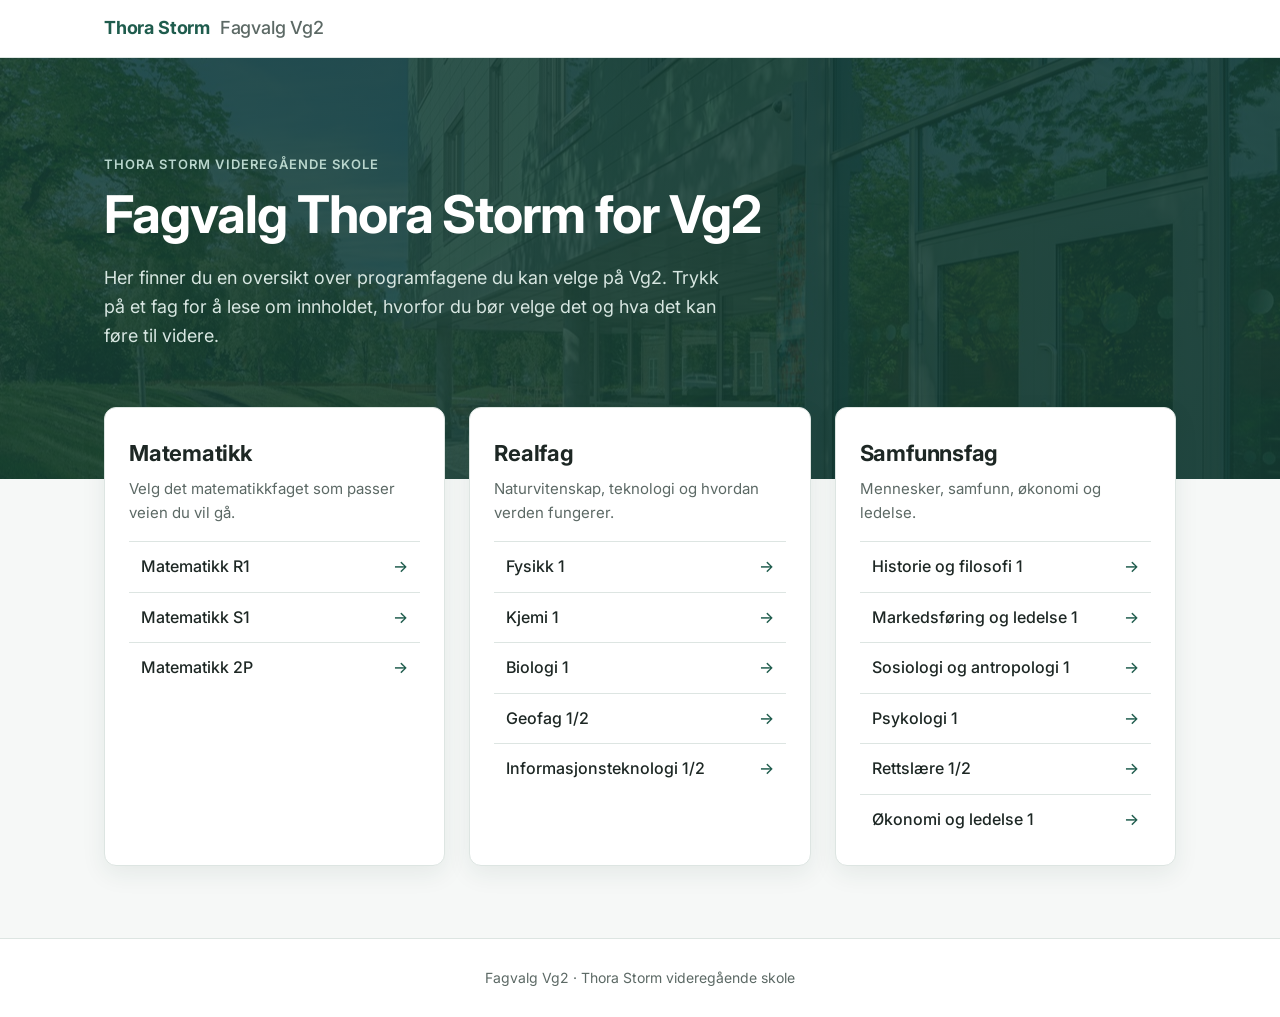
<file: index.html>
<!DOCTYPE html>
<html lang = "no">
<head>
    <meta charset = "UTF-8">
    <meta name = "viewport" content = "width=device-width, initial-scale=1.0">
    <title>Fagvalg Thora Storm for Vg2</title>
    <link rel = "preconnect" href = "https://fonts.googleapis.com">
    <link rel = "preconnect" href = "https://fonts.gstatic.com" crossorigin>
    <link rel = "stylesheet" href = "https://fonts.googleapis.com/css2?family=Inter:wght@400;500;600;700&display=swap">
    <link rel = "stylesheet" href = "media/hoved-stylesheet.css">
</head>
<body>
    <header class = "topplinje">
        <div class = "topplinje-innhold">
            <a href = "index.html" class = "logo">Thora Storm <span>Fagvalg Vg2</span></a>
        </div>
    </header>

    <section class = "hero">
        <div class = "hero-innhold">
            <p class = "kategori">Thora Storm videregående skole</p>
            <h1>Fagvalg Thora Storm for Vg2</h1>
            <p class = "ingress">Her finner du en oversikt over programfagene du kan velge på Vg2. Trykk på et fag for å lese om innholdet, hvorfor du bør velge det og hva det kan føre til videre.</p>
        </div>
    </section>

    <main id = "main-wrapper">
        <div id = "nav-container">
            <nav id = "matematikk-navigator" class = "fag-kort">
                <h2 class = "h2-title">Matematikk</h2>
                <p class = "fag-kort-tekst">Velg det matematikkfaget som passer veien du vil gå.</p>
                <a href = "matematikk/matematikkr1.html" class = "fag-lenke">Matematikk R1</a>
                <a href = "matematikk/matematikks1.html" class = "fag-lenke">Matematikk S1</a>
                <a href = "matematikk/matematikk2p.html" class = "fag-lenke">Matematikk 2P</a>
            </nav>
            <nav id = "realfag-navigator" class = "fag-kort">
                <h2 class = "h2-title">Realfag</h2>
                <p class = "fag-kort-tekst">Naturvitenskap, teknologi og hvordan verden fungerer.</p>
                <a href = "realfag/fysikk.html" class = "fag-lenke">Fysikk 1</a>
                <a href = "realfag/kjemi.html" class = "fag-lenke">Kjemi 1</a>
                <a href = "realfag/biologi.html" class = "fag-lenke">Biologi 1</a>
                <a href = "realfag/geofag.html" class = "fag-lenke">Geofag 1/2</a>
                <a href = "realfag/informasjonsteknologi.html" class = "fag-lenke">Informasjonsteknologi 1/2</a>
            </nav>
            <nav id = "samfunnsfag-navigator" class = "fag-kort">
                <h2 class = "h2-title">Samfunnsfag</h2>
                <p class = "fag-kort-tekst">Mennesker, samfunn, økonomi og ledelse.</p>
                <a href = "samfunnsfag/historieogfilosofi.html" class = "fag-lenke">Historie og filosofi 1</a>
                <a href = "samfunnsfag/markedsfoeringogledelse.html" class = "fag-lenke">Markedsføring og ledelse 1</a>
                <a href = "samfunnsfag/sosiologiogantropologi.html" class = "fag-lenke">Sosiologi og antropologi 1</a>
                <a href = "samfunnsfag/psykologi.html" class = "fag-lenke">Psykologi 1</a>
                <a href = "samfunnsfag/rettslaere.html" class = "fag-lenke">Rettslære 1/2</a>
                <a href = "samfunnsfag/oekonomiogledelse.html" class = "fag-lenke">Økonomi og ledelse 1</a>
            </nav>
        </div>
    </main>

    <footer class = "bunntekst">
        <p>Fagvalg Vg2 · Thora Storm videregående skole</p>
    </footer>
</body>
</html>
</file>
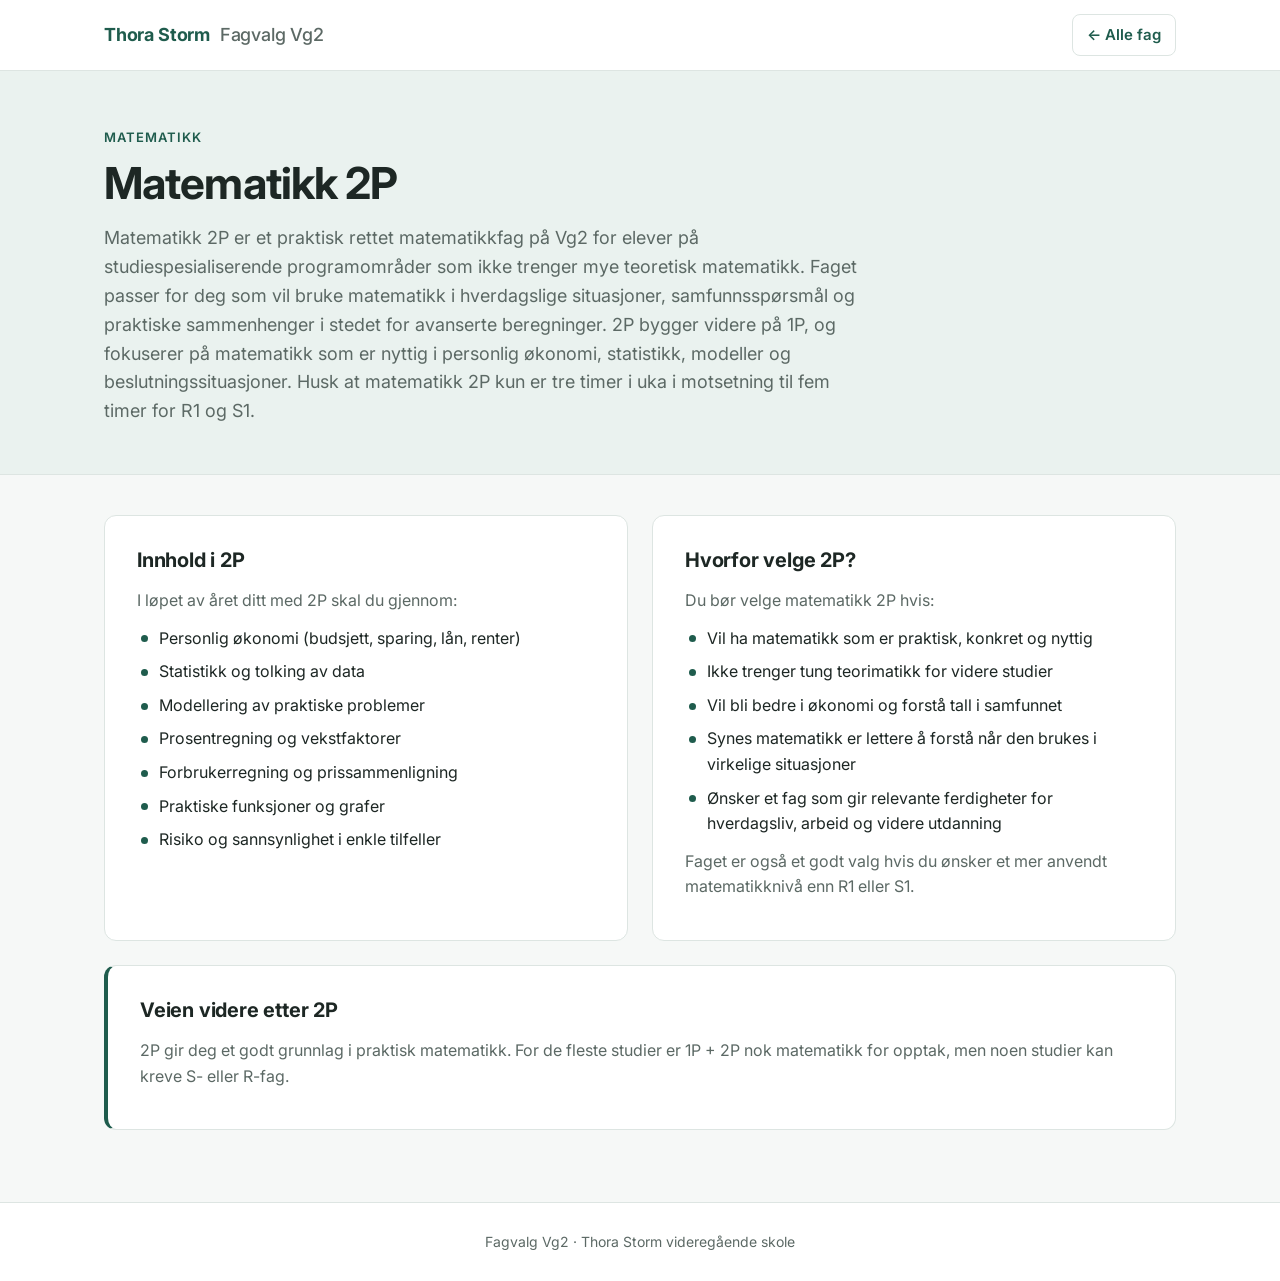
<file: matematikk/matematikk2p.html>
<!DOCTYPE html>
<html lang = "no">
<head>
    <meta charset = "UTF-8">
    <title>Matematikk 2P</title>
    <meta name = "viewport" content = "width=device-width, initial-scale=1.0">
    <link rel = "preconnect" href = "https://fonts.googleapis.com">
    <link rel = "preconnect" href = "https://fonts.gstatic.com" crossorigin>
    <link rel = "stylesheet" href = "https://fonts.googleapis.com/css2?family=Inter:wght@400;500;600;700&display=swap">
    <link rel = "stylesheet" href = "../media/hoved-stylesheet.css">
    <link rel = "stylesheet" href = "../media/under-stylesheet.css">
</head>
<body>
    <header class = "topplinje">
        <div class = "topplinje-innhold">
            <a href = "../index.html" class = "logo">Thora Storm <span>Fagvalg Vg2</span></a>
            <a href = "../index.html" class = "hjem-knapp">← Alle fag</a>
        </div>
    </header>

    <main class = "navigator">
        <header class = "overskrift">
            <p class = "kategori">Matematikk</p>
            <h1>Matematikk 2P</h1>
        </header>

        <article id = "startinfo">
            <p>Matematikk 2P er et praktisk rettet matematikkfag på Vg2 for elever på studiespesialiserende programområder som ikke trenger mye teoretisk matematikk. Faget passer for deg som vil bruke matematikk i hverdagslige situasjoner, samfunnsspørsmål og praktiske sammenhenger i stedet for avanserte beregninger. 2P bygger videre på 1P, og fokuserer på matematikk som er nyttig i personlig økonomi, statistikk, modeller og beslutningssituasjoner. Husk at matematikk 2P kun er tre timer i uka i motsetning til fem timer for R1 og S1.</p>
        </article>

        <div class = "to-rader">
            <article id = "innhold">
                <h2>Innhold i 2P</h2>
                <p>I løpet av året ditt med 2P skal du gjennom:</p>
                <ul>
                    <li>Personlig økonomi (budsjett, sparing, lån, renter)</li>
                    <li>Statistikk og tolking av data</li>
                    <li>Modellering av praktiske problemer</li>
                    <li>Prosentregning og vekstfaktorer</li>
                    <li>Forbrukerregning og prissammenligning</li>
                    <li>Praktiske funksjoner og grafer</li>
                    <li>Risiko og sannsynlighet i enkle tilfeller</li>
                </ul>
            </article>

            <article id = "argumentasjon">
                <h2>Hvorfor velge 2P?</h2>
                <p>Du bør velge matematikk 2P hvis:</p>
                <ul>
                    <li>Vil ha matematikk som er praktisk, konkret og nyttig</li>
                    <li>Ikke trenger tung teorimatikk for videre studier</li>
                    <li>Vil bli bedre i økonomi og forstå tall i samfunnet</li>
                    <li>Synes matematikk er lettere å forstå når den brukes i virkelige situasjoner</li>
                    <li>Ønsker et fag som gir relevante ferdigheter for hverdagsliv, arbeid og videre utdanning</li>
                </ul>
                <p>Faget er også et godt valg hvis du ønsker et mer anvendt matematikknivå enn R1 eller S1.</p>
            </article>
        </div>

        <article id = "veienvidere">
            <h2>Veien videre etter 2P</h2>
            <p>2P gir deg et godt grunnlag i praktisk matematikk. For de fleste studier er 1P + 2P nok matematikk for opptak, men noen studier kan kreve S- eller R-fag.</p>
        </article>
    </main>

    <footer class = "bunntekst">
        <p>Fagvalg Vg2 · Thora Storm videregående skole</p>
    </footer>
</body>
</html>
</file>
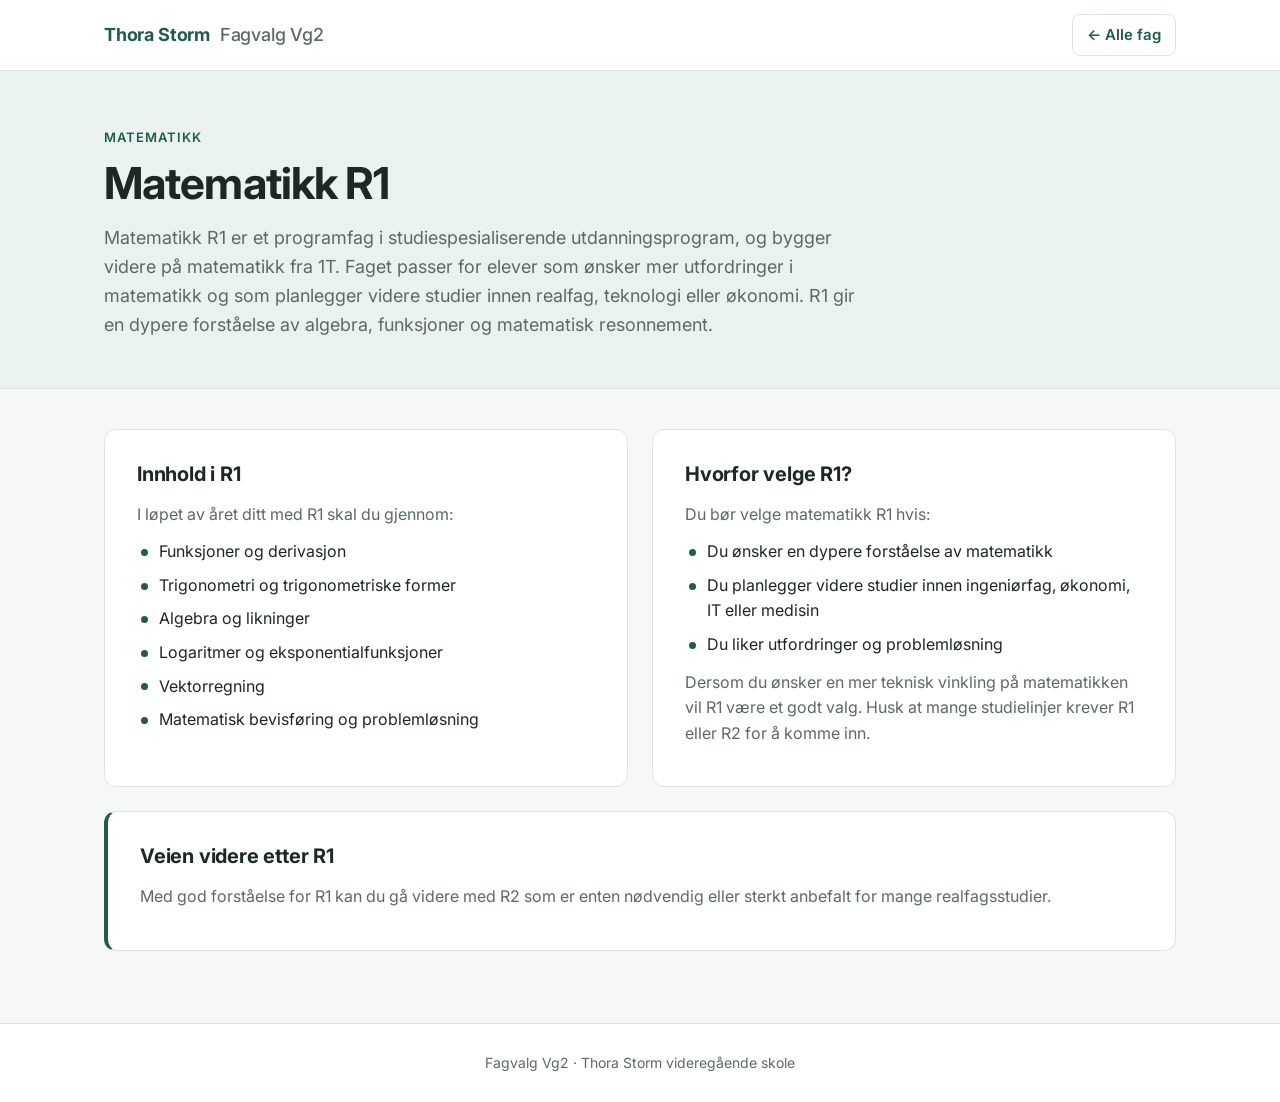
<file: matematikk/matematikkr1.html>
<!DOCTYPE html>
<html lang = "no">
<head>
    <meta charset = "UTF-8">
    <title>Matematikk R1</title>
    <meta name = "viewport" content = "width=device-width, initial-scale=1.0">
    <link rel = "preconnect" href = "https://fonts.googleapis.com">
    <link rel = "preconnect" href = "https://fonts.gstatic.com" crossorigin>
    <link rel = "stylesheet" href = "https://fonts.googleapis.com/css2?family=Inter:wght@400;500;600;700&display=swap">
    <link rel = "stylesheet" href = "../media/hoved-stylesheet.css">
    <link rel = "stylesheet" href = "../media/under-stylesheet.css">
</head>
<body>
    <header class = "topplinje">
        <div class = "topplinje-innhold">
            <a href = "../index.html" class = "logo">Thora Storm <span>Fagvalg Vg2</span></a>
            <a href = "../index.html" class = "hjem-knapp">← Alle fag</a>
        </div>
    </header>

    <main class = "navigator">
        <header class = "overskrift">
            <p class = "kategori">Matematikk</p>
            <h1>Matematikk R1</h1>
        </header>

        <article id = "startinfo">
            <p>Matematikk R1 er et programfag i studiespesialiserende utdanningsprogram, og bygger videre på matematikk fra 1T. Faget passer for elever som ønsker mer utfordringer i matematikk og som planlegger videre studier innen realfag, teknologi eller økonomi. R1 gir en dypere forståelse av algebra, funksjoner og matematisk resonnement.</p>
        </article>

        <div class = "to-rader">
            <article id = "innhold">
                <h2>Innhold i R1</h2>
                <p>I løpet av året ditt med R1 skal du gjennom:</p>
                <ul>
                    <li>Funksjoner og derivasjon</li>
                    <li>Trigonometri og trigonometriske former</li>
                    <li>Algebra og likninger</li>
                    <li>Logaritmer og eksponentialfunksjoner</li>
                    <li>Vektorregning</li>
                    <li>Matematisk bevisføring og problemløsning</li>
                </ul>
            </article>

            <article id = "argumentasjon">
                <h2>Hvorfor velge R1?</h2>
                <p>Du bør velge matematikk R1 hvis:</p>
                <ul>
                    <li>Du ønsker en dypere forståelse av matematikk</li>
                    <li>Du planlegger videre studier innen ingeniørfag, økonomi, IT eller medisin</li>
                    <li>Du liker utfordringer og problemløsning</li>
                </ul>
                <p>Dersom du ønsker en mer teknisk vinkling på matematikken vil R1 være et godt valg. Husk at mange studielinjer krever R1 eller R2 for å komme inn.</p>
            </article>
        </div>

        <article id = "veienvidere">
            <h2>Veien videre etter R1</h2>
            <p>Med god forståelse for R1 kan du gå videre med R2 som er enten nødvendig eller sterkt anbefalt for mange realfagsstudier.</p>
        </article>
    </main>

    <footer class = "bunntekst">
        <p>Fagvalg Vg2 · Thora Storm videregående skole</p>
    </footer>
</body>
</html>
</file>
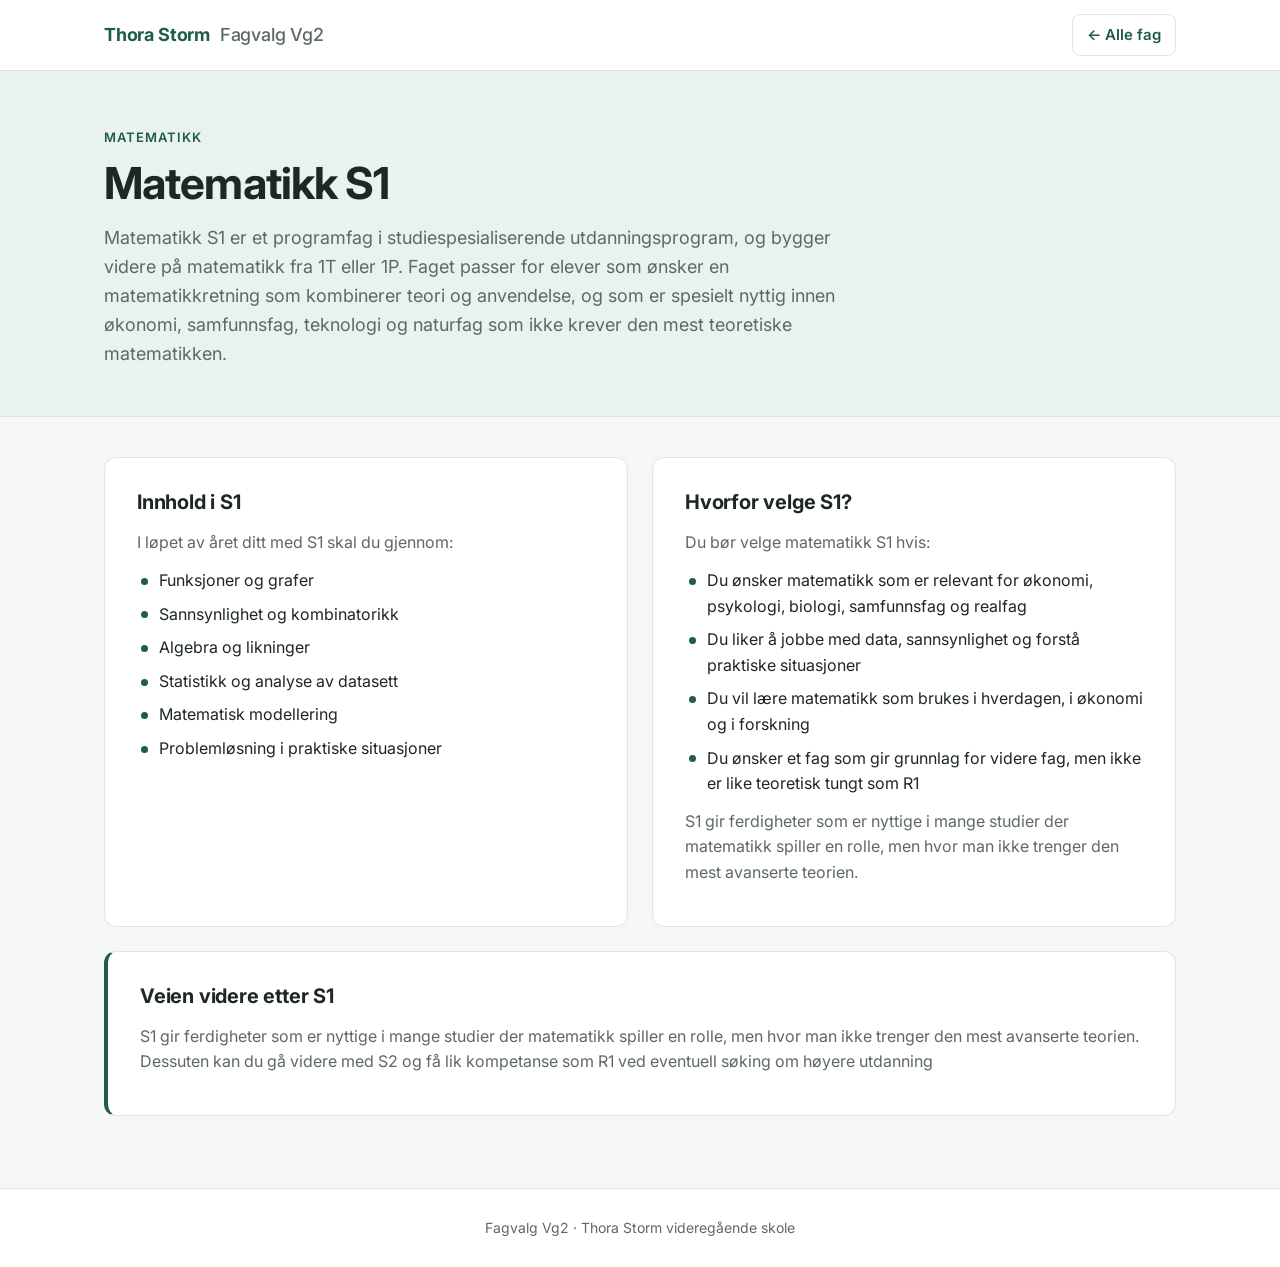
<file: matematikk/matematikks1.html>
<!DOCTYPE html>
<html lang = "no">
<head>
    <meta charset = "UTF-8">
    <title>Matematikk S1</title>
    <meta name = "viewport" content = "width=device-width, initial-scale=1.0">
    <link rel = "preconnect" href = "https://fonts.googleapis.com">
    <link rel = "preconnect" href = "https://fonts.gstatic.com" crossorigin>
    <link rel = "stylesheet" href = "https://fonts.googleapis.com/css2?family=Inter:wght@400;500;600;700&display=swap">
    <link rel = "stylesheet" href = "../media/hoved-stylesheet.css">
    <link rel = "stylesheet" href = "../media/under-stylesheet.css">
</head>
<body>
    <header class = "topplinje">
        <div class = "topplinje-innhold">
            <a href = "../index.html" class = "logo">Thora Storm <span>Fagvalg Vg2</span></a>
            <a href = "../index.html" class = "hjem-knapp">← Alle fag</a>
        </div>
    </header>

    <main class = "navigator">
        <header class = "overskrift">
            <p class = "kategori">Matematikk</p>
            <h1>Matematikk S1</h1>
        </header>

        <article id = "startinfo">
            <p>Matematikk S1 er et programfag i studiespesialiserende utdanningsprogram, og bygger videre på matematikk fra 1T eller 1P. Faget passer for elever som ønsker en matematikkretning som kombinerer teori og anvendelse, og som er spesielt nyttig innen økonomi, samfunnsfag, teknologi og naturfag som ikke krever den mest teoretiske matematikken.</p>
        </article>

        <div class = "to-rader">
            <article id = "innhold">
                <h2>Innhold i S1</h2>
                <p>I løpet av året ditt med S1 skal du gjennom:</p>
                <ul>
                    <li>Funksjoner og grafer</li>
                    <li>Sannsynlighet og kombinatorikk</li>
                    <li>Algebra og likninger</li>
                    <li>Statistikk og analyse av datasett</li>
                    <li>Matematisk modellering</li>
                    <li>Problemløsning i praktiske situasjoner</li>
                </ul>
            </article>

            <article id = "argumentasjon">
                <h2>Hvorfor velge S1?</h2>
                <p>Du bør velge matematikk S1 hvis:</p>
                <ul>
                    <li>Du ønsker matematikk som er relevant for økonomi, psykologi, biologi, samfunnsfag og realfag</li>
                    <li>Du liker å jobbe med data, sannsynlighet og forstå praktiske situasjoner</li>
                    <li>Du vil lære matematikk som brukes i hverdagen, i økonomi og i forskning</li>
                    <li>Du ønsker et fag som gir grunnlag for videre fag, men ikke er like teoretisk tungt som R1</li>
                </ul>
                <p>S1 gir ferdigheter som er nyttige i mange studier der matematikk spiller en rolle, men hvor man ikke trenger den mest avanserte teorien.</p>
            </article>
        </div>

        <article id = "veienvidere">
            <h2>Veien videre etter S1</h2>
            <p>S1 gir ferdigheter som er nyttige i mange studier der matematikk spiller en rolle, men hvor man ikke trenger den mest avanserte teorien. Dessuten kan du gå videre med S2 og få lik kompetanse som R1 ved eventuell søking om høyere utdanning</p>
        </article>
    </main>

    <footer class = "bunntekst">
        <p>Fagvalg Vg2 · Thora Storm videregående skole</p>
    </footer>
</body>
</html>
</file>
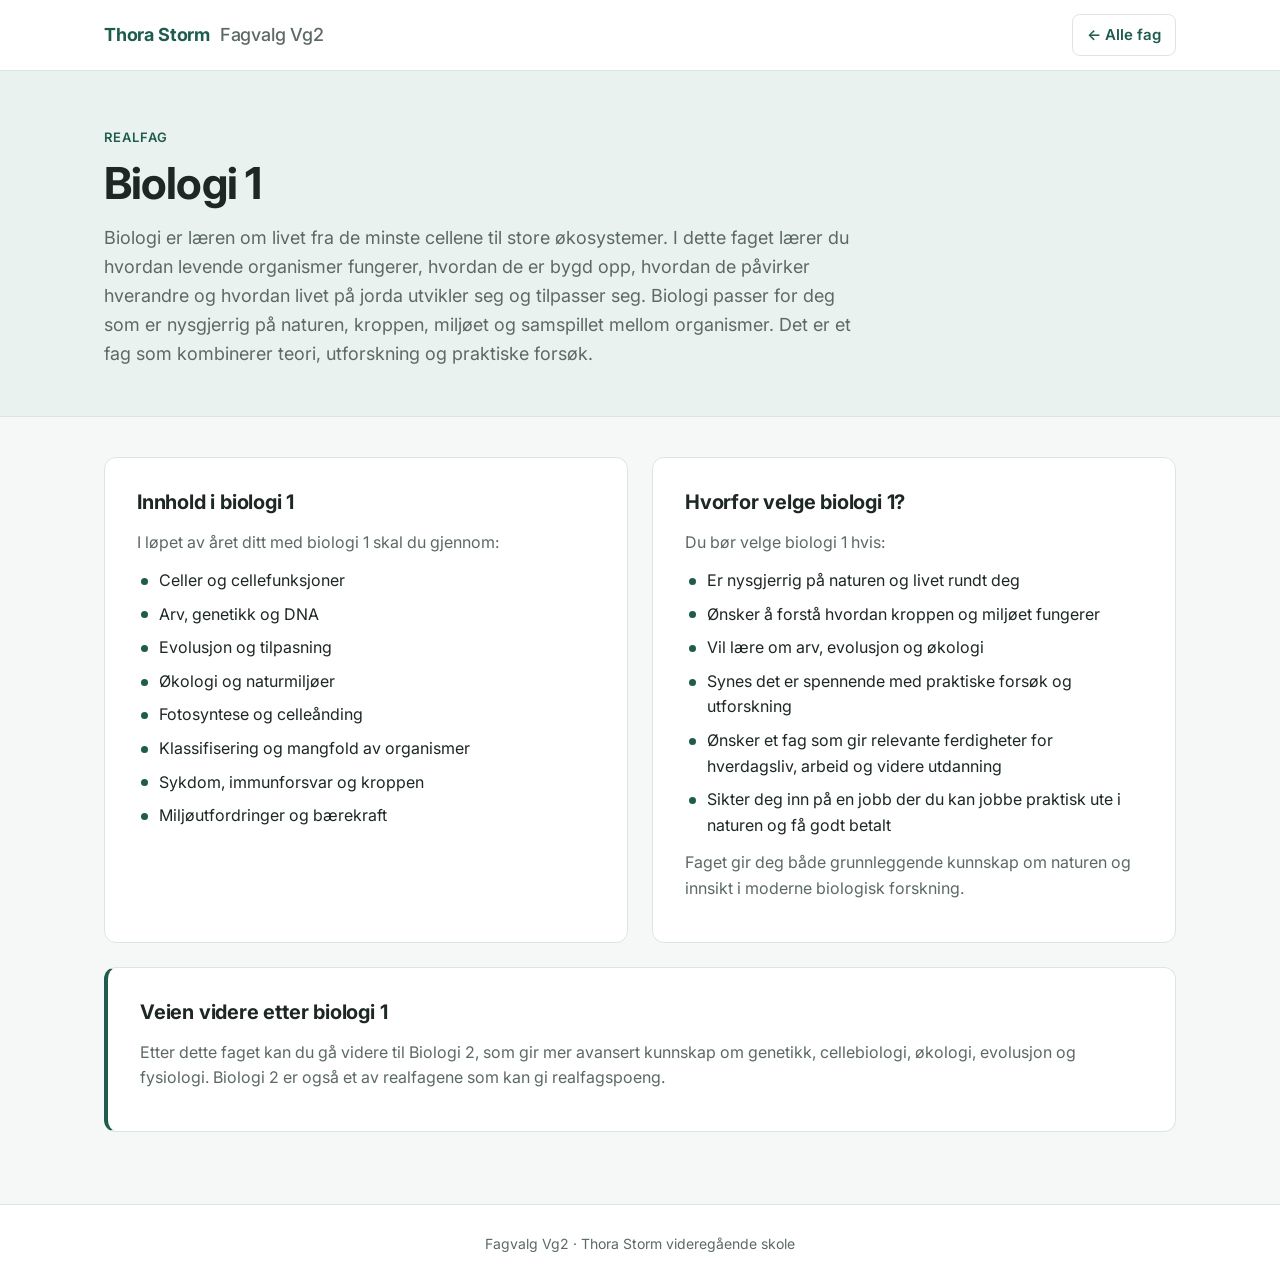
<file: realfag/biologi.html>
<!DOCTYPE html>
<html lang = "no">
<head>
    <meta charset = "UTF-8">
    <title>Biologi 1</title>
    <meta name = "viewport" content = "width=device-width, initial-scale=1.0">
    <link rel = "preconnect" href = "https://fonts.googleapis.com">
    <link rel = "preconnect" href = "https://fonts.gstatic.com" crossorigin>
    <link rel = "stylesheet" href = "https://fonts.googleapis.com/css2?family=Inter:wght@400;500;600;700&display=swap">
    <link rel = "stylesheet" href = "../media/hoved-stylesheet.css">
    <link rel = "stylesheet" href = "../media/under-stylesheet.css">
</head>
<body>
    <header class = "topplinje">
        <div class = "topplinje-innhold">
            <a href = "../index.html" class = "logo">Thora Storm <span>Fagvalg Vg2</span></a>
            <a href = "../index.html" class = "hjem-knapp">← Alle fag</a>
        </div>
    </header>

    <main class = "navigator">
        <header class = "overskrift">
            <p class = "kategori">Realfag</p>
            <h1>Biologi 1</h1>
        </header>

        <article id = "startinfo">
            <p>Biologi er læren om livet fra de minste cellene til store økosystemer. I dette faget lærer du hvordan levende organismer fungerer, hvordan de er bygd opp, hvordan de påvirker hverandre og hvordan livet på jorda utvikler seg og tilpasser seg. Biologi passer for deg som er nysgjerrig på naturen, kroppen, miljøet og samspillet mellom organismer. Det er et fag som kombinerer teori, utforskning og praktiske forsøk.</p>
        </article>

        <div class = "to-rader">
            <article id = "innhold">
                <h2>Innhold i biologi 1</h2>
                <p>I løpet av året ditt med biologi 1 skal du gjennom:</p>
                <ul>
                    <li>Celler og cellefunksjoner</li>
                    <li>Arv, genetikk og DNA</li>
                    <li>Evolusjon og tilpasning</li>
                    <li>Økologi og naturmiljøer</li>
                    <li>Fotosyntese og celleånding</li>
                    <li>Klassifisering og mangfold av organismer</li>
                    <li>Sykdom, immunforsvar og kroppen</li>
                    <li>Miljøutfordringer og bærekraft</li>
                </ul>
            </article>

            <article id = "argumentasjon">
                <h2>Hvorfor velge biologi 1?</h2>
                <p>Du bør velge biologi 1 hvis:</p>
                <ul>
                    <li>Er nysgjerrig på naturen og livet rundt deg</li>
                    <li>Ønsker å forstå hvordan kroppen og miljøet fungerer</li>
                    <li>Vil lære om arv, evolusjon og økologi</li>
                    <li>Synes det er spennende med praktiske forsøk og utforskning</li>
                    <li>Ønsker et fag som gir relevante ferdigheter for hverdagsliv, arbeid og videre utdanning</li>
                    <li>Sikter deg inn på en jobb der du kan jobbe praktisk ute i naturen og få godt betalt</li>
                </ul>
                <p>Faget gir deg både grunnleggende kunnskap om naturen og innsikt i moderne biologisk forskning.</p>
            </article>
        </div>

        <article id = "veienvidere">
            <h2>Veien videre etter biologi 1</h2>
            <p>Etter dette faget kan du gå videre til Biologi 2, som gir mer avansert kunnskap om genetikk, cellebiologi, økologi, evolusjon og fysiologi. Biologi 2 er også et av realfagene som kan gi realfagspoeng.</p>
        </article>
    </main>

    <footer class = "bunntekst">
        <p>Fagvalg Vg2 · Thora Storm videregående skole</p>
    </footer>
</body>
</html>
</file>
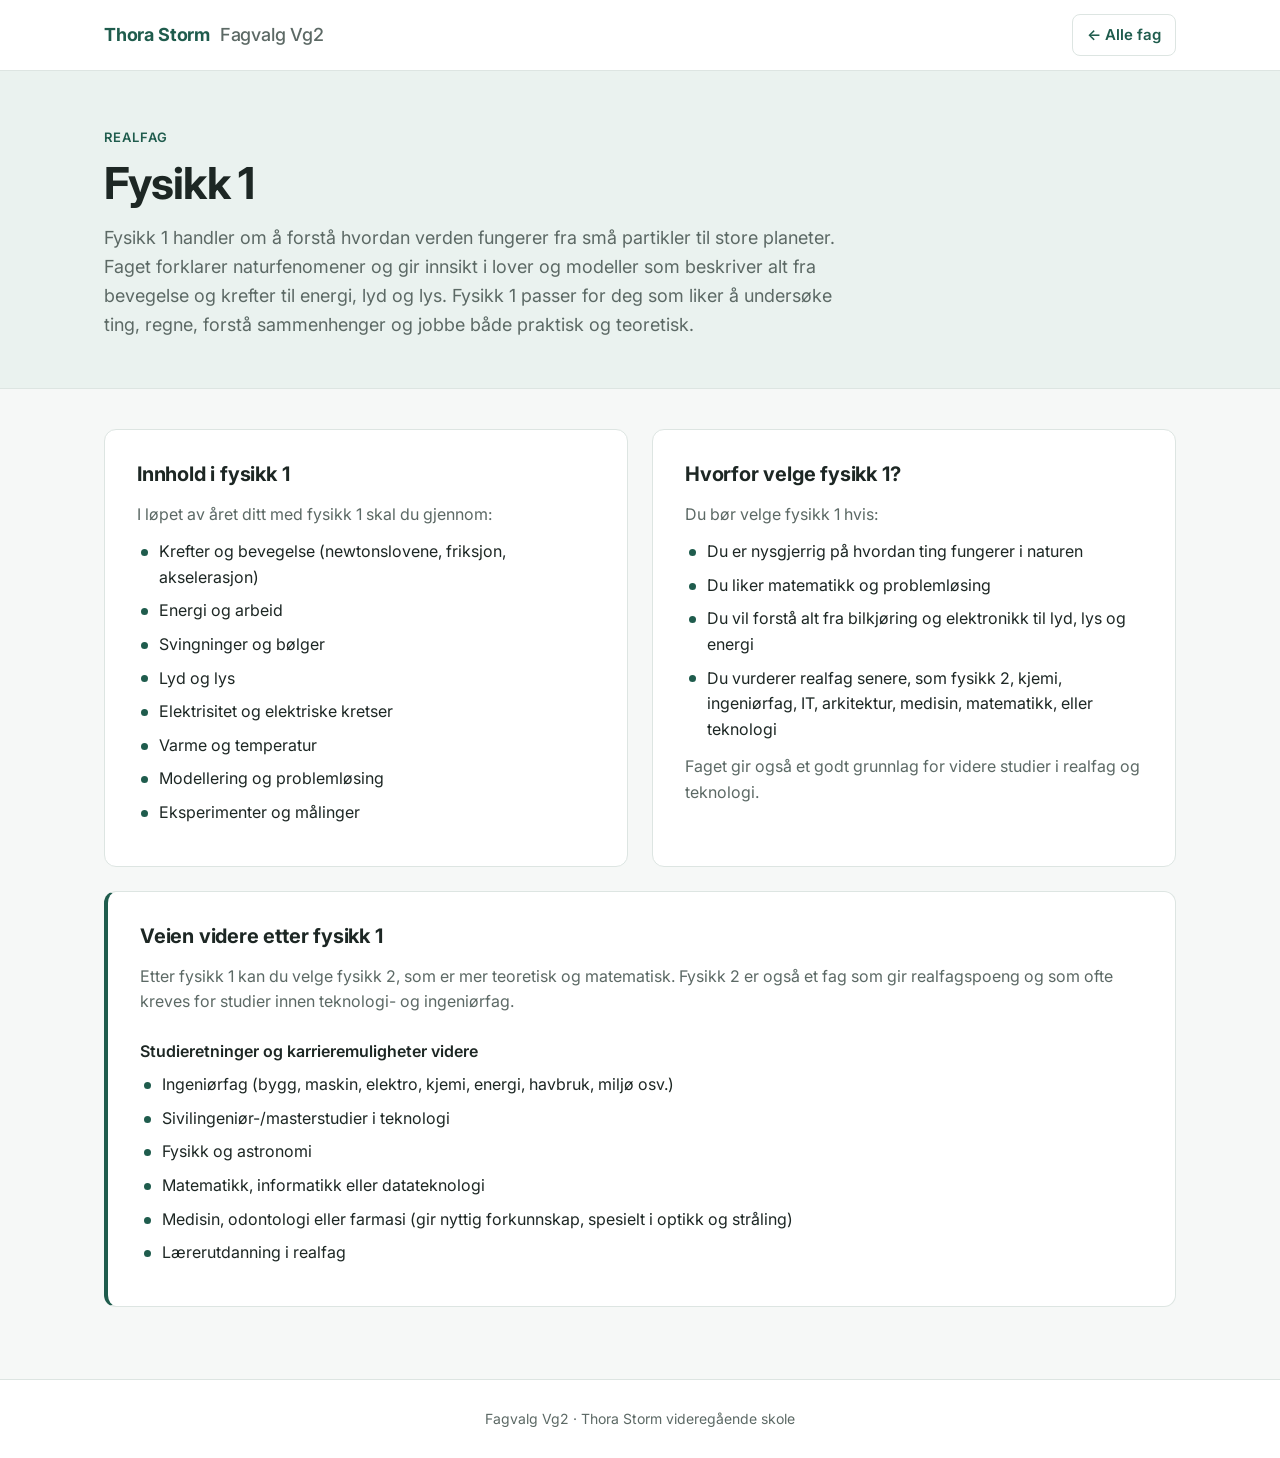
<file: realfag/fysikk.html>
<!DOCTYPE html>
<html lang = "no">
<head>
    <meta charset = "UTF-8">
    <title>Fysikk 1</title>
    <meta name = "viewport" content = "width=device-width, initial-scale=1.0">
    <link rel = "preconnect" href = "https://fonts.googleapis.com">
    <link rel = "preconnect" href = "https://fonts.gstatic.com" crossorigin>
    <link rel = "stylesheet" href = "https://fonts.googleapis.com/css2?family=Inter:wght@400;500;600;700&display=swap">
    <link rel = "stylesheet" href = "../media/hoved-stylesheet.css">
    <link rel = "stylesheet" href = "../media/under-stylesheet.css">
</head>
<body>
    <header class = "topplinje">
        <div class = "topplinje-innhold">
            <a href = "../index.html" class = "logo">Thora Storm <span>Fagvalg Vg2</span></a>
            <a href = "../index.html" class = "hjem-knapp">← Alle fag</a>
        </div>
    </header>

    <main class = "navigator">
        <header class = "overskrift">
            <p class = "kategori">Realfag</p>
            <h1>Fysikk 1</h1>
        </header>

        <article id = "startinfo">
            <p>Fysikk 1 handler om å forstå hvordan verden fungerer fra små partikler til store planeter. Faget forklarer naturfenomener og gir innsikt i lover og modeller som beskriver alt fra bevegelse og krefter til energi, lyd og lys. Fysikk 1 passer for deg som liker å undersøke ting, regne, forstå sammenhenger og jobbe både praktisk og teoretisk.</p>
        </article>

        <div class = "to-rader">
            <article id = "innhold">
                <h2>Innhold i fysikk 1</h2>
                <p>I løpet av året ditt med fysikk 1 skal du gjennom:</p>
                <ul>
                    <li>Krefter og bevegelse (newtonslovene, friksjon, akselerasjon)</li>
                    <li>Energi og arbeid</li>
                    <li>Svingninger og bølger</li>
                    <li>Lyd og lys</li>
                    <li>Elektrisitet og elektriske kretser</li>
                    <li>Varme og temperatur</li>
                    <li>Modellering og problemløsing</li>
                    <li>Eksperimenter og målinger</li>
                </ul>
            </article>

            <article id = "argumentasjon">
                <h2>Hvorfor velge fysikk 1?</h2>
                <p>Du bør velge fysikk 1 hvis:</p>
                <ul>
                    <li>Du er nysgjerrig på hvordan ting fungerer i naturen</li>
                    <li>Du liker matematikk og problemløsing</li>
                    <li>Du vil forstå alt fra bilkjøring og elektronikk til lyd, lys og energi</li>
                    <li>Du vurderer realfag senere, som fysikk 2, kjemi, ingeniørfag, IT, arkitektur, medisin, matematikk, eller teknologi</li>
                </ul>
                <p>Faget gir også et godt grunnlag for videre studier i realfag og teknologi.</p>
            </article>
        </div>

        <article id = "veienvidere">
            <h2>Veien videre etter fysikk 1</h2>
            <p>Etter fysikk 1 kan du velge fysikk 2, som er mer teoretisk og matematisk. Fysikk 2 er også et fag som gir realfagspoeng og som ofte kreves for studier innen teknologi- og ingeniørfag.</p>
            <h3>Studieretninger og karrieremuligheter videre</h3>
            <ul>
                <li>Ingeniørfag (bygg, maskin, elektro, kjemi, energi, havbruk, miljø osv.)</li>
                <li>Sivilingeniør-/masterstudier i teknologi</li>
                <li>Fysikk og astronomi</li>
                <li>Matematikk, informatikk eller datateknologi</li>
                <li>Medisin, odontologi eller farmasi (gir nyttig forkunnskap, spesielt i optikk og stråling)</li>
                <li>Lærerutdanning i realfag</li>
            </ul>
        </article>
    </main>

    <footer class = "bunntekst">
        <p>Fagvalg Vg2 · Thora Storm videregående skole</p>
    </footer>
</body>
</html>
</file>
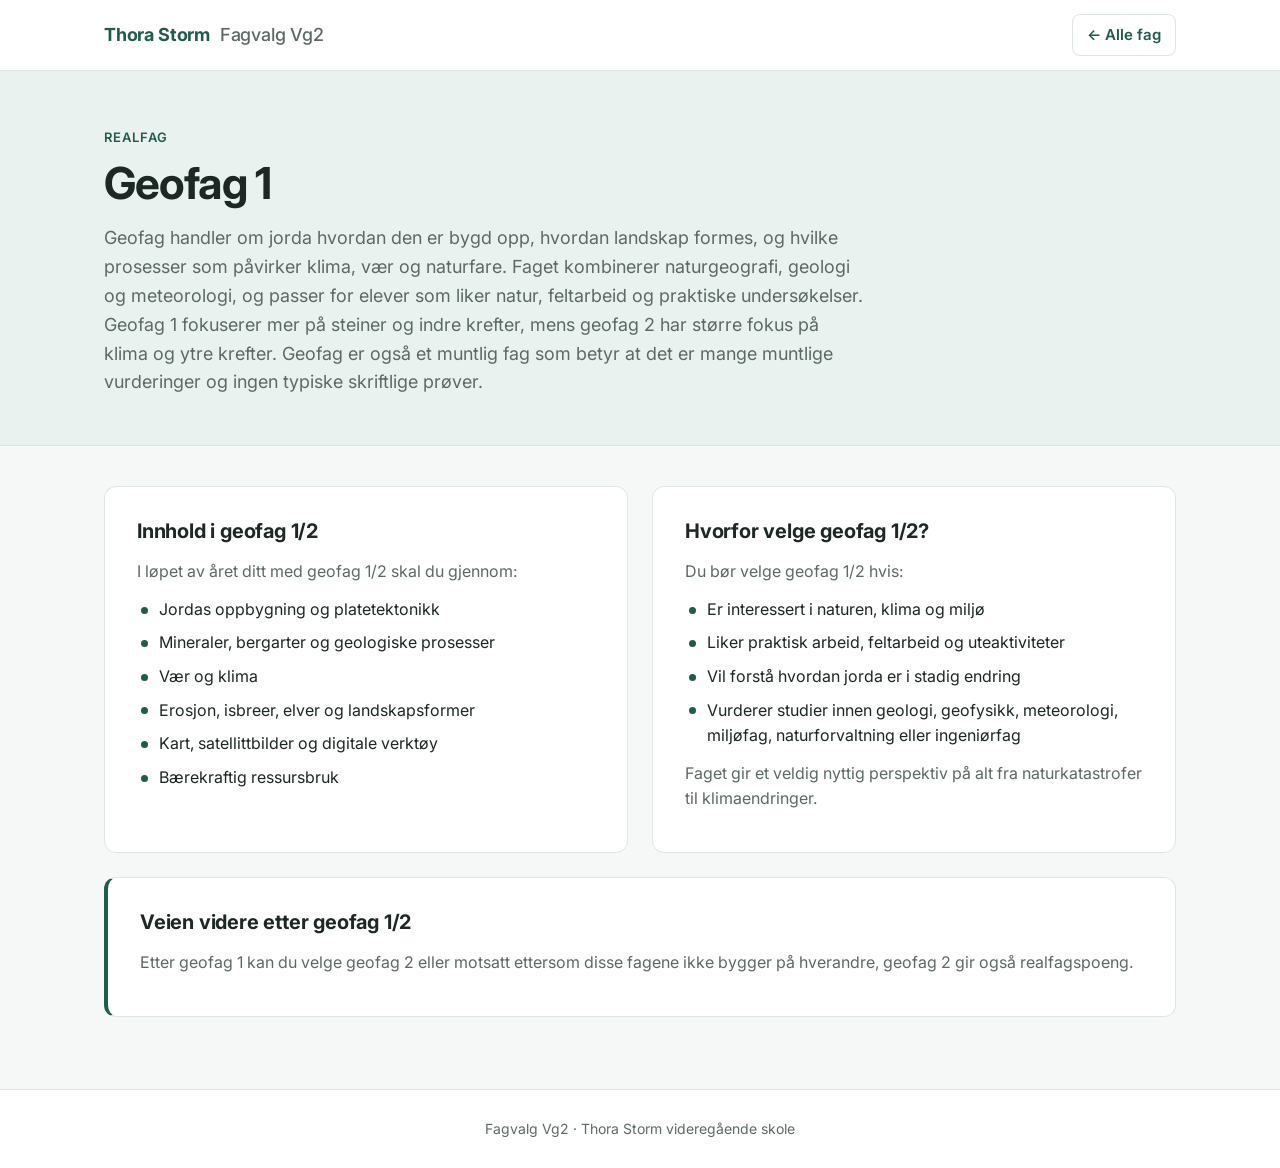
<file: realfag/geofag.html>
<!DOCTYPE html>
<html lang = "no">
<head>
    <meta charset = "UTF-8">
    <title>Geofag 1/2</title>
    <meta name = "viewport" content = "width=device-width, initial-scale=1.0">
    <link rel = "preconnect" href = "https://fonts.googleapis.com">
    <link rel = "preconnect" href = "https://fonts.gstatic.com" crossorigin>
    <link rel = "stylesheet" href = "https://fonts.googleapis.com/css2?family=Inter:wght@400;500;600;700&display=swap">
    <link rel = "stylesheet" href = "../media/hoved-stylesheet.css">
    <link rel = "stylesheet" href = "../media/under-stylesheet.css">
</head>
<body>
    <header class = "topplinje">
        <div class = "topplinje-innhold">
            <a href = "../index.html" class = "logo">Thora Storm <span>Fagvalg Vg2</span></a>
            <a href = "../index.html" class = "hjem-knapp">← Alle fag</a>
        </div>
    </header>

    <main class = "navigator">
        <header class = "overskrift">
            <p class = "kategori">Realfag</p>
            <h1>Geofag 1</h1>
        </header>

        <article id = "startinfo">
            <p>Geofag handler om jorda hvordan den er bygd opp, hvordan landskap formes, og hvilke prosesser som påvirker klima, vær og naturfare. Faget kombinerer naturgeografi, geologi og meteorologi, og passer for elever som liker natur, feltarbeid og praktiske undersøkelser. Geofag 1 fokuserer mer på steiner og indre krefter, mens geofag 2 har større fokus på klima og ytre krefter. Geofag er også et muntlig fag som betyr at det er mange muntlige vurderinger og ingen typiske skriftlige prøver.</p>
        </article>

        <div class = "to-rader">
            <article id = "innhold">
                <h2>Innhold i geofag 1/2</h2>
                <p>I løpet av året ditt med geofag 1/2 skal du gjennom:</p>
                <ul>
                    <li>Jordas oppbygning og platetektonikk</li>
                    <li>Mineraler, bergarter og geologiske prosesser</li>
                    <li>Vær og klima</li>
                    <li>Erosjon, isbreer, elver og landskapsformer</li>
                    <li>Kart, satellittbilder og digitale verktøy</li>
                    <li>Bærekraftig ressursbruk</li>
                </ul>
            </article>

            <article id = "argumentasjon">
                <h2>Hvorfor velge geofag 1/2?</h2>
                <p>Du bør velge geofag 1/2 hvis:</p>
                <ul>
                    <li>Er interessert i naturen, klima og miljø</li>
                    <li>Liker praktisk arbeid, feltarbeid og uteaktiviteter</li>
                    <li>Vil forstå hvordan jorda er i stadig endring</li>
                    <li>Vurderer studier innen geologi, geofysikk, meteorologi, miljøfag, naturforvaltning eller ingeniørfag</li>
                </ul>
                <p>Faget gir et veldig nyttig perspektiv på alt fra naturkatastrofer til klimaendringer.</p>
            </article>
        </div>

        <article id = "veienvidere">
            <h2>Veien videre etter geofag 1/2</h2>
            <p>Etter geofag 1 kan du velge geofag 2 eller motsatt ettersom disse fagene ikke bygger på hverandre, geofag 2 gir også realfagspoeng.</p>
        </article>
    </main>

    <footer class = "bunntekst">
        <p>Fagvalg Vg2 · Thora Storm videregående skole</p>
    </footer>
</body>
</html>
</file>
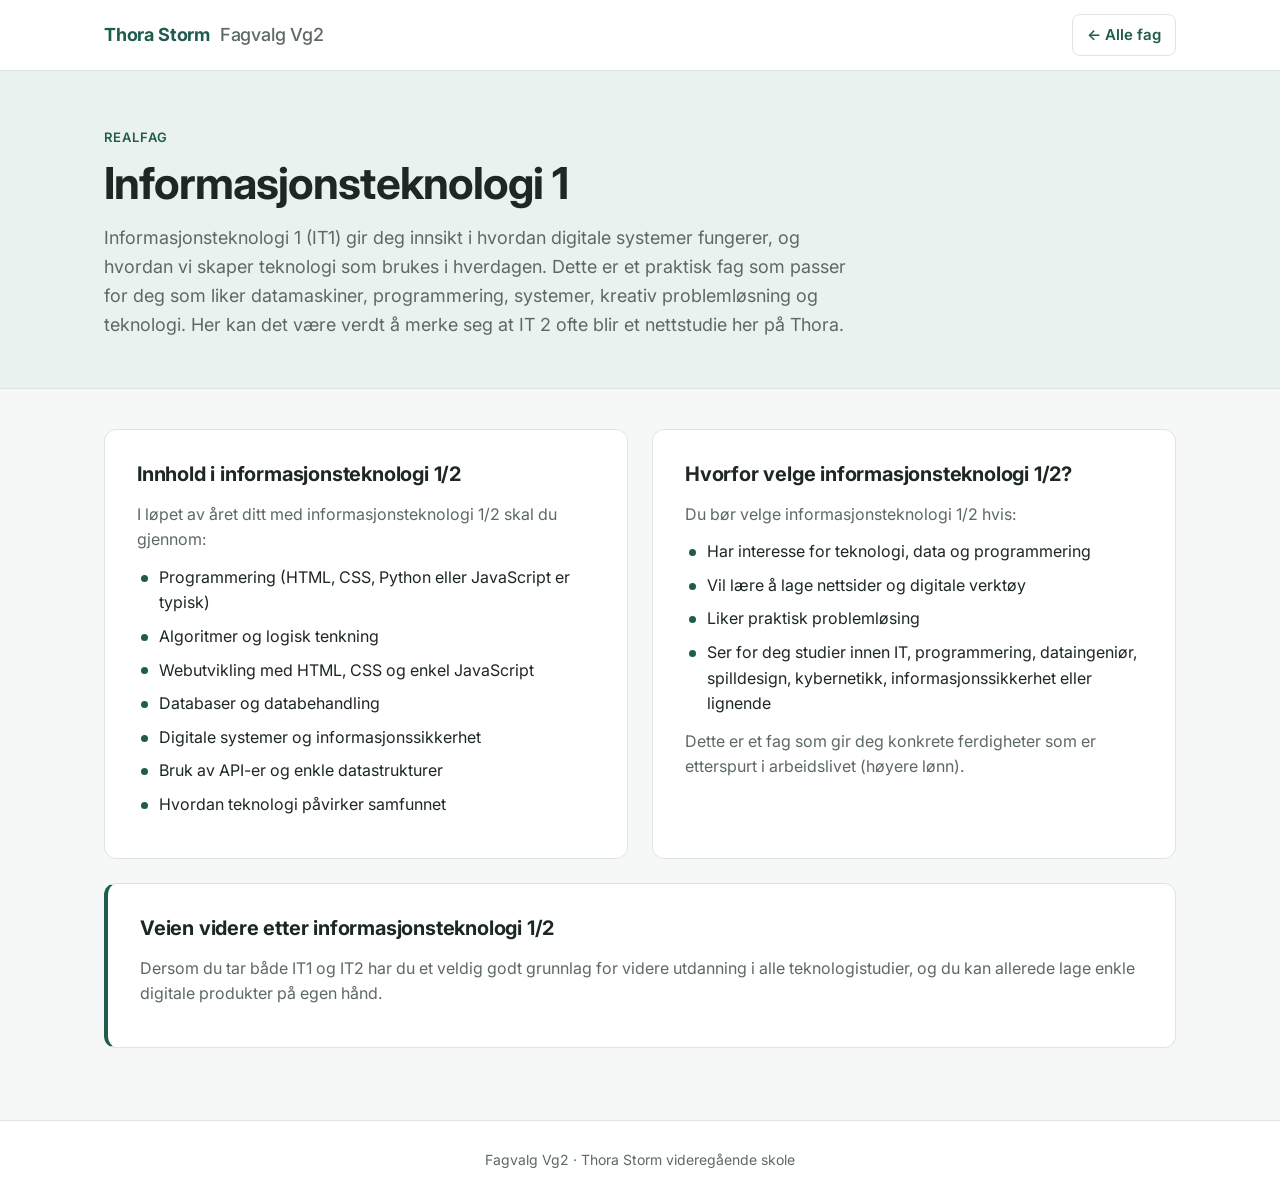
<file: realfag/informasjonsteknologi.html>
<!DOCTYPE html>
<html lang = "no">
<head>
    <meta charset = "UTF-8">
    <title>Informasjonsteknologi 1/2</title>
    <meta name = "viewport" content = "width=device-width, initial-scale=1.0">
    <link rel = "preconnect" href = "https://fonts.googleapis.com">
    <link rel = "preconnect" href = "https://fonts.gstatic.com" crossorigin>
    <link rel = "stylesheet" href = "https://fonts.googleapis.com/css2?family=Inter:wght@400;500;600;700&display=swap">
    <link rel = "stylesheet" href = "../media/hoved-stylesheet.css">
    <link rel = "stylesheet" href = "../media/under-stylesheet.css">
</head>
<body>
    <header class = "topplinje">
        <div class = "topplinje-innhold">
            <a href = "../index.html" class = "logo">Thora Storm <span>Fagvalg Vg2</span></a>
            <a href = "../index.html" class = "hjem-knapp">← Alle fag</a>
        </div>
    </header>

    <main class = "navigator">
        <header class = "overskrift">
            <p class = "kategori">Realfag</p>
            <h1>Informasjonsteknologi 1</h1>
        </header>

        <article id = "startinfo">
            <p>Informasjonsteknologi 1 (IT1) gir deg innsikt i hvordan digitale systemer fungerer, og hvordan vi skaper teknologi som brukes i hverdagen. Dette er et praktisk fag som passer for deg som liker datamaskiner, programmering, systemer, kreativ problemløsning og teknologi. Her kan det være verdt å merke seg at IT 2 ofte blir et nettstudie her på Thora.</p>
        </article>

        <div class = "to-rader">
            <article id = "innhold">
                <h2>Innhold i informasjonsteknologi 1/2</h2>
                <p>I løpet av året ditt med informasjonsteknologi 1/2 skal du gjennom:</p>
                <ul>
                    <li>Programmering (HTML, CSS, Python eller JavaScript er typisk)</li>
                    <li>Algoritmer og logisk tenkning</li>
                    <li>Webutvikling med HTML, CSS og enkel JavaScript</li>
                    <li>Databaser og databehandling</li>
                    <li>Digitale systemer og informasjonssikkerhet</li>
                    <li>Bruk av API-er og enkle datastrukturer</li>
                    <li>Hvordan teknologi påvirker samfunnet</li>
                </ul>
            </article>

            <article id = "argumentasjon">
                <h2>Hvorfor velge informasjonsteknologi 1/2?</h2>
                <p>Du bør velge informasjonsteknologi 1/2 hvis:</p>
                <ul>
                    <li>Har interesse for teknologi, data og programmering</li>
                    <li>Vil lære å lage nettsider og digitale verktøy</li>
                    <li>Liker praktisk problemløsing</li>
                    <li>Ser for deg studier innen IT, programmering, dataingeniør, spilldesign, kybernetikk, informasjonssikkerhet eller lignende</li>
                </ul>
                    <p>Dette er et fag som gir deg konkrete ferdigheter som er etterspurt i arbeidslivet (høyere lønn).</p>
            </article>
        </div>

        <article id = "veienvidere">
            <h2>Veien videre etter informasjonsteknologi 1/2</h2>
            <p>Dersom du tar både IT1 og IT2 har du et veldig godt grunnlag for videre utdanning i alle teknologistudier, og du kan allerede lage enkle digitale produkter på egen hånd.</p>
        </article>
    </main>

    <footer class = "bunntekst">
        <p>Fagvalg Vg2 · Thora Storm videregående skole</p>
    </footer>
</body>
</html>
</file>
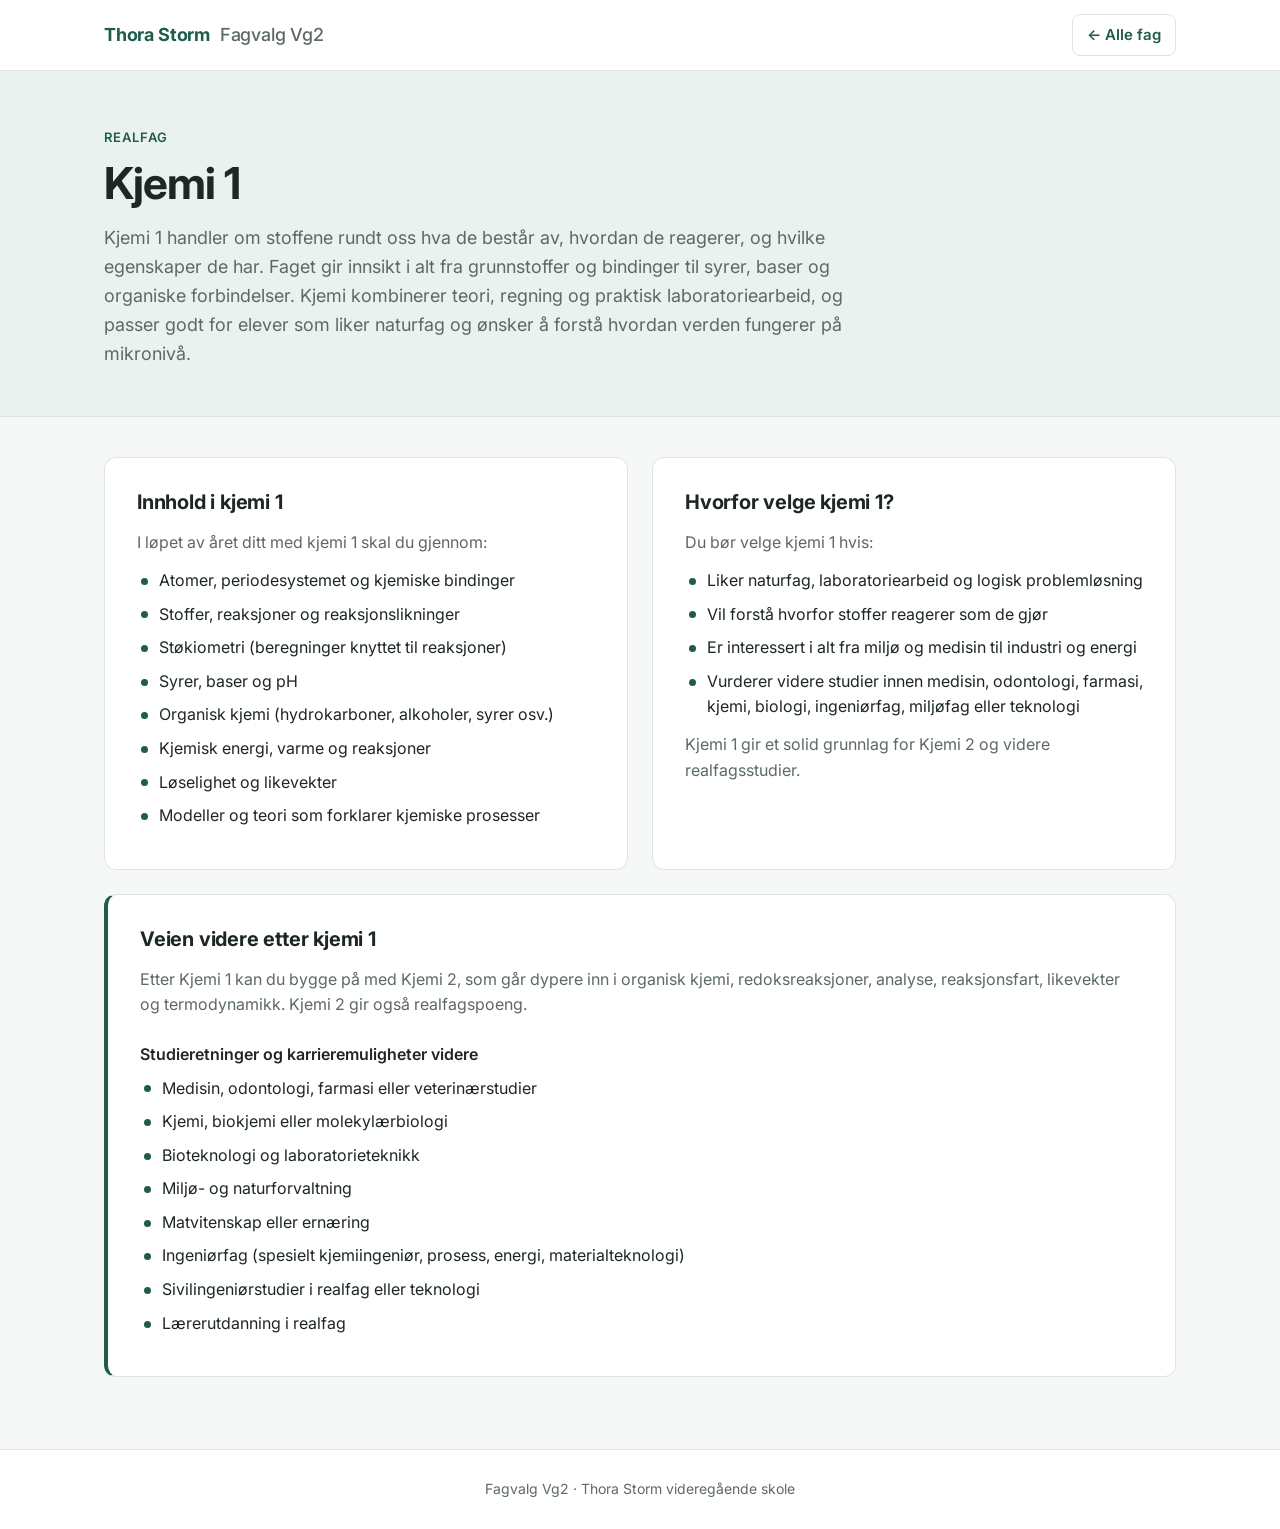
<file: realfag/kjemi.html>
<!DOCTYPE html>
<html lang = "no">
<head>
    <meta charset = "UTF-8">
    <title>Kjemi 1</title>
    <meta name = "viewport" content = "width=device-width, initial-scale=1.0">
    <link rel = "preconnect" href = "https://fonts.googleapis.com">
    <link rel = "preconnect" href = "https://fonts.gstatic.com" crossorigin>
    <link rel = "stylesheet" href = "https://fonts.googleapis.com/css2?family=Inter:wght@400;500;600;700&display=swap">
    <link rel = "stylesheet" href = "../media/hoved-stylesheet.css">
    <link rel = "stylesheet" href = "../media/under-stylesheet.css">
</head>
<body>
    <header class = "topplinje">
        <div class = "topplinje-innhold">
            <a href = "../index.html" class = "logo">Thora Storm <span>Fagvalg Vg2</span></a>
            <a href = "../index.html" class = "hjem-knapp">← Alle fag</a>
        </div>
    </header>

    <main class = "navigator">
        <header class = "overskrift">
            <p class = "kategori">Realfag</p>
            <h1>Kjemi 1</h1>
        </header>

        <article id = "startinfo">
            <p>Kjemi 1 handler om stoffene rundt oss hva de består av, hvordan de reagerer, og hvilke egenskaper de har. Faget gir innsikt i alt fra grunnstoffer og bindinger til syrer, baser og organiske forbindelser. Kjemi kombinerer teori, regning og praktisk laboratoriearbeid, og passer godt for elever som liker naturfag og ønsker å forstå hvordan verden fungerer på mikronivå.</p>
        </article>

        <div class = "to-rader">
            <article id = "innhold">
                <h2>Innhold i kjemi 1</h2>
                <p>I løpet av året ditt med kjemi 1 skal du gjennom:</p>
                <ul>
                    <li>Atomer, periodesystemet og kjemiske bindinger</li>
                    <li>Stoffer, reaksjoner og reaksjonslikninger</li>
                    <li>Støkiometri (beregninger knyttet til reaksjoner)</li>
                    <li>Syrer, baser og pH</li>
                    <li>Organisk kjemi (hydrokarboner, alkoholer, syrer osv.)</li>
                    <li>Kjemisk energi, varme og reaksjoner</li>
                    <li>Løselighet og likevekter</li>
                    <li>Modeller og teori som forklarer kjemiske prosesser</li>
                </ul>
            </article>

            <article id = "argumentasjon">
                <h2>Hvorfor velge kjemi 1?</h2>
                <p>Du bør velge kjemi 1 hvis:</p>
                <ul>
                    <li>Liker naturfag, laboratoriearbeid og logisk problemløsning</li>
                    <li>Vil forstå hvorfor stoffer reagerer som de gjør</li>
                    <li>Er interessert i alt fra miljø og medisin til industri og energi</li>
                    <li>Vurderer videre studier innen medisin, odontologi, farmasi, kjemi, biologi, ingeniørfag, miljøfag eller teknologi</li>
                </ul>
                <p>Kjemi 1 gir et solid grunnlag for Kjemi 2 og videre realfagsstudier.</p>
            </article>
        </div>

        <article id = "veienvidere">
            <h2>Veien videre etter kjemi 1</h2>
            <p>Etter Kjemi 1 kan du bygge på med Kjemi 2, som går dypere inn i organisk kjemi, redoksreaksjoner, analyse, reaksjonsfart, likevekter og termodynamikk. Kjemi 2 gir også realfagspoeng.</p>
            <h3>Studieretninger og karrieremuligheter videre</h3>
            <ul>
                <li>Medisin, odontologi, farmasi eller veterinærstudier</li>
                <li>Kjemi, biokjemi eller molekylærbiologi</li>
                <li>Bioteknologi og laboratorieteknikk</li>
                <li>Miljø- og naturforvaltning</li>
                <li>Matvitenskap eller ernæring</li>
                <li>Ingeniørfag (spesielt kjemiingeniør, prosess, energi, materialteknologi)</li>
                <li>Sivilingeniørstudier i realfag eller teknologi</li>
                <li>Lærerutdanning i realfag</li>
            </ul>
        </article>
    </main>

    <footer class = "bunntekst">
        <p>Fagvalg Vg2 · Thora Storm videregående skole</p>
    </footer>
</body>
</html>
</file>
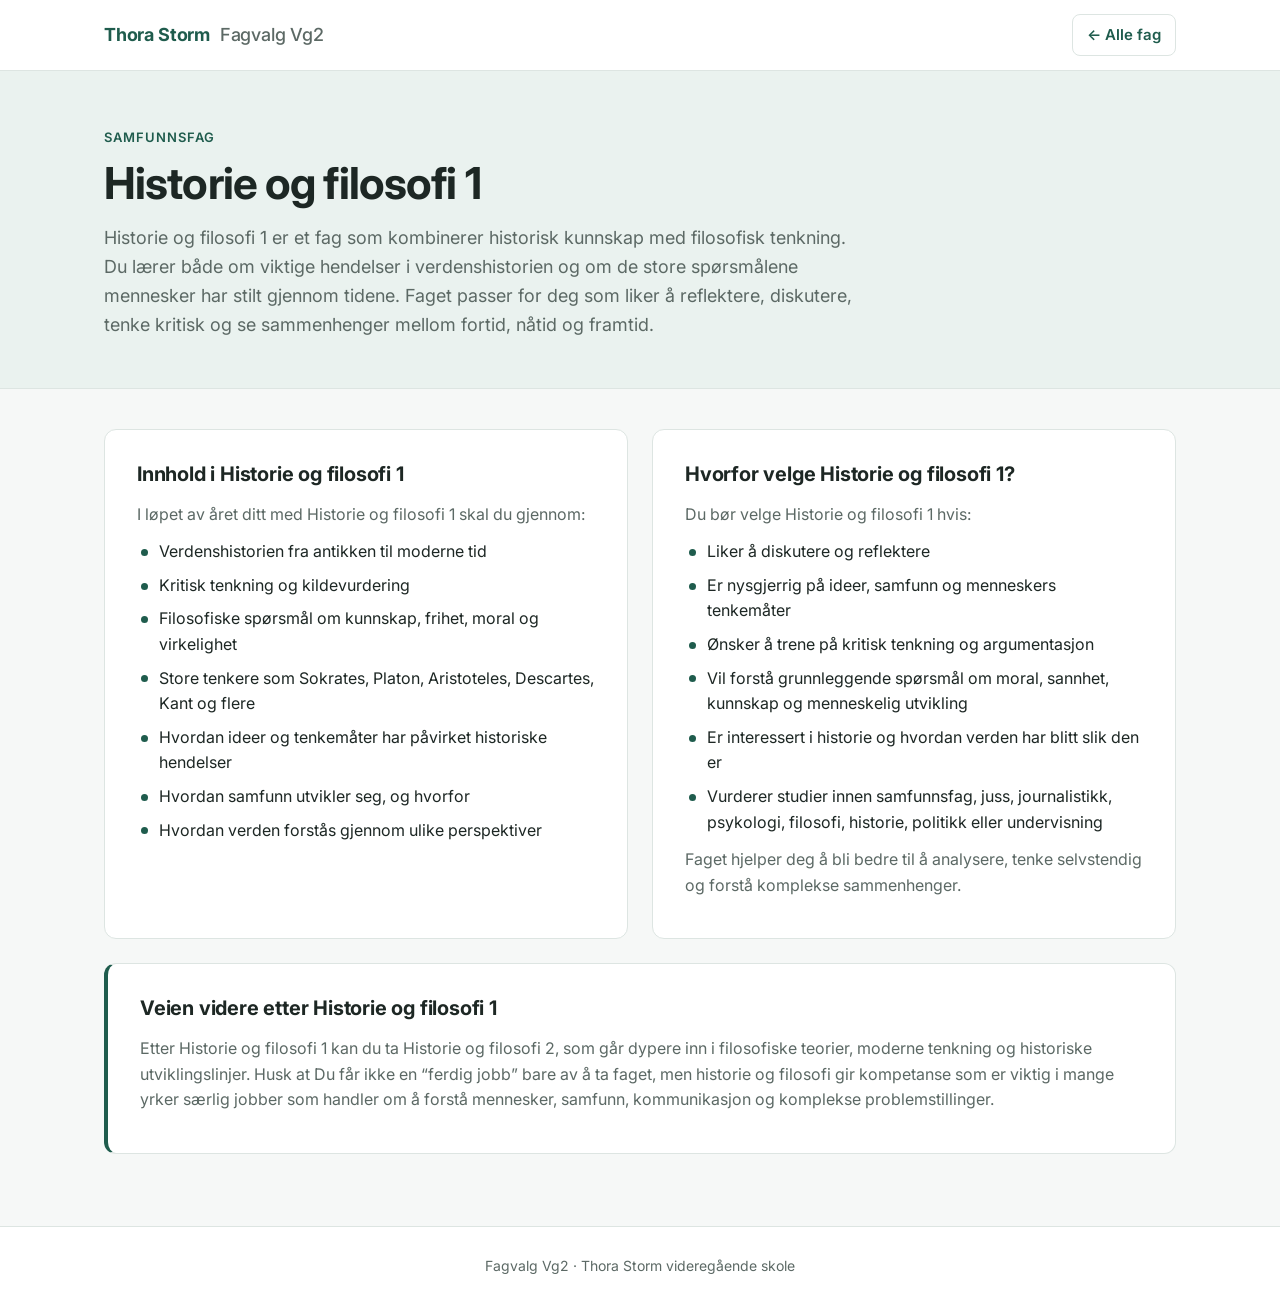
<file: samfunnsfag/historieogfilosofi.html>
<!DOCTYPE html>
<html lang = "no">
<head>
    <meta charset = "UTF-8">
    <title>Historie og filosofi 1</title>
    <meta name = "viewport" content = "width=device-width, initial-scale=1.0">
    <link rel = "preconnect" href = "https://fonts.googleapis.com">
    <link rel = "preconnect" href = "https://fonts.gstatic.com" crossorigin>
    <link rel = "stylesheet" href = "https://fonts.googleapis.com/css2?family=Inter:wght@400;500;600;700&display=swap">
    <link rel = "stylesheet" href = "../media/hoved-stylesheet.css">
    <link rel = "stylesheet" href = "../media/under-stylesheet.css">
</head>
<body>
    <header class = "topplinje">
        <div class = "topplinje-innhold">
            <a href = "../index.html" class = "logo">Thora Storm <span>Fagvalg Vg2</span></a>
            <a href = "../index.html" class = "hjem-knapp">← Alle fag</a>
        </div>
    </header>

    <main class = "navigator">
        <header class = "overskrift">
            <p class = "kategori">Samfunnsfag</p>
            <h1>Historie og filosofi 1</h1>
        </header>

        <article id = "startinfo">
            <p>Historie og filosofi 1 er et fag som kombinerer historisk kunnskap med filosofisk tenkning. Du lærer både om viktige hendelser i verdenshistorien og om de store spørsmålene mennesker har stilt gjennom tidene. Faget passer for deg som liker å reflektere, diskutere, tenke kritisk og se sammenhenger mellom fortid, nåtid og framtid.</p>
        </article>

        <div class = "to-rader">
            <article id = "innhold">
                <h2>Innhold i Historie og filosofi 1</h2>
                <p>I løpet av året ditt med Historie og filosofi 1 skal du gjennom:</p>
                <ul>
                    <li>Verdenshistorien fra antikken til moderne tid</li>
                    <li>Kritisk tenkning og kildevurdering</li>
                    <li>Filosofiske spørsmål om kunnskap, frihet, moral og virkelighet</li>
                    <li>Store tenkere som Sokrates, Platon, Aristoteles, Descartes, Kant og flere</li>
                    <li>Hvordan ideer og tenkemåter har påvirket historiske hendelser</li>
                    <li>Hvordan samfunn utvikler seg, og hvorfor</li>
                    <li>Hvordan verden forstås gjennom ulike perspektiver</li>
                </ul>
            </article>

            <article id = "argumentasjon">
                <h2>Hvorfor velge Historie og filosofi 1?</h2>
                <p>Du bør velge Historie og filosofi 1 hvis:</p>
                <ul>
                    <li>Liker å diskutere og reflektere</li>
                    <li>Er nysgjerrig på ideer, samfunn og menneskers tenkemåter</li>
                    <li>Ønsker å trene på kritisk tenkning og argumentasjon</li>
                    <li>Vil forstå grunnleggende spørsmål om moral, sannhet, kunnskap og menneskelig utvikling</li>
                    <li>Er interessert i historie og hvordan verden har blitt slik den er</li>
                    <li>Vurderer studier innen samfunnsfag, juss, journalistikk, psykologi, filosofi, historie, politikk eller undervisning</li>
                </ul>
                <p>Faget hjelper deg å bli bedre til å analysere, tenke selvstendig og forstå komplekse sammenhenger.</p>
            </article>
        </div>

        <article id = "veienvidere">
            <h2>Veien videre etter Historie og filosofi 1</h2>
            <p>Etter Historie og filosofi 1 kan du ta Historie og filosofi 2, som går dypere inn i filosofiske teorier, moderne tenkning og historiske utviklingslinjer. Husk at Du får ikke en “ferdig jobb” bare av å ta faget, men historie og filosofi gir kompetanse som er viktig i mange yrker særlig jobber som handler om å forstå mennesker, samfunn, kommunikasjon og komplekse problemstillinger.</p>
        </article>
    </main>

    <footer class = "bunntekst">
        <p>Fagvalg Vg2 · Thora Storm videregående skole</p>
    </footer>
</body>
</html>
</file>
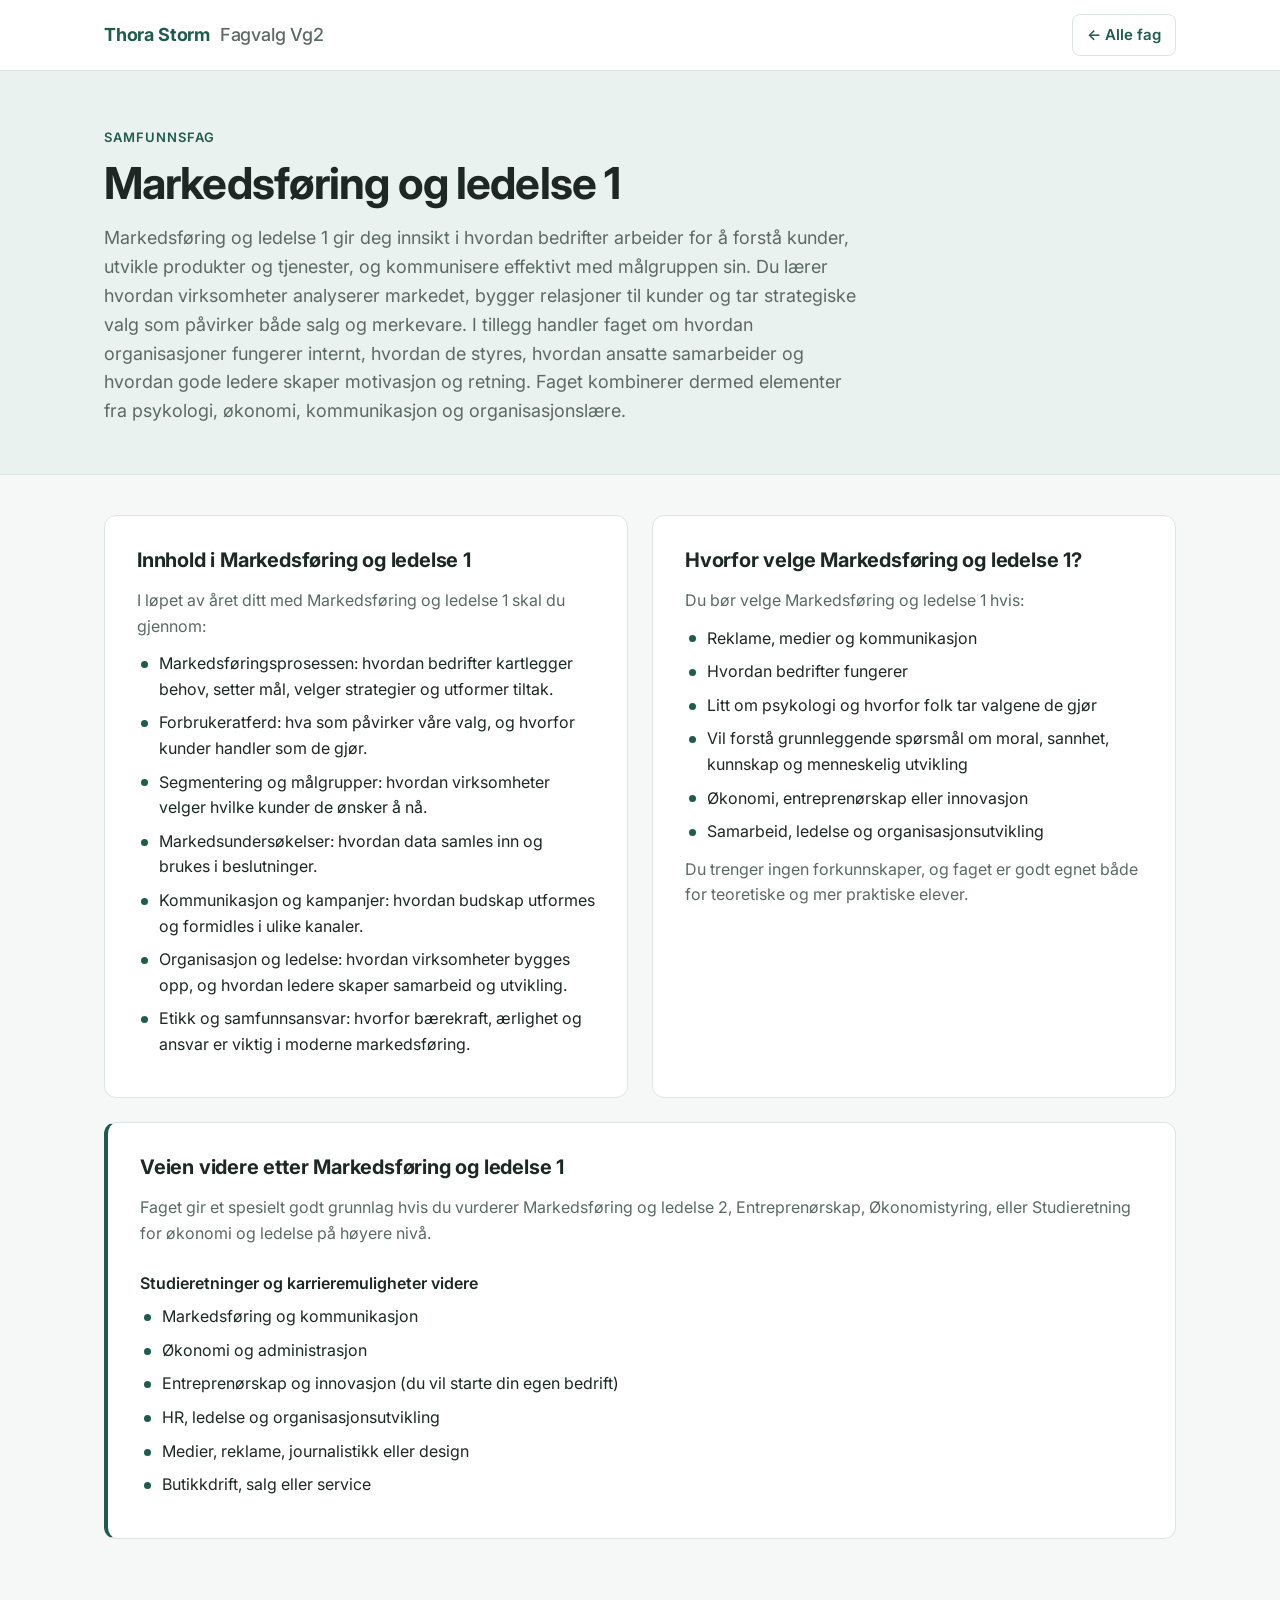
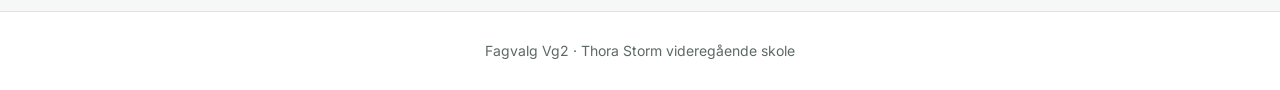
<file: samfunnsfag/markedsfoeringogledelse.html>
<!DOCTYPE html>
<html lang = "no">
<head>
    <meta charset = "UTF-8">
    <title>Markedsføring og ledelse 1</title>
    <meta name = "viewport" content = "width=device-width, initial-scale=1.0">
    <link rel = "preconnect" href = "https://fonts.googleapis.com">
    <link rel = "preconnect" href = "https://fonts.gstatic.com" crossorigin>
    <link rel = "stylesheet" href = "https://fonts.googleapis.com/css2?family=Inter:wght@400;500;600;700&display=swap">
    <link rel = "stylesheet" href = "../media/hoved-stylesheet.css">
    <link rel = "stylesheet" href = "../media/under-stylesheet.css">
</head>
<body>
    <header class = "topplinje">
        <div class = "topplinje-innhold">
            <a href = "../index.html" class = "logo">Thora Storm <span>Fagvalg Vg2</span></a>
            <a href = "../index.html" class = "hjem-knapp">← Alle fag</a>
        </div>
    </header>

    <main class = "navigator">
        <header class = "overskrift">
            <p class = "kategori">Samfunnsfag</p>
            <h1>Markedsføring og ledelse 1</h1>
        </header>

        <article id = "startinfo">
            <p>Markedsføring og ledelse 1 gir deg innsikt i hvordan bedrifter arbeider for å forstå kunder, utvikle produkter og tjenester, og kommunisere effektivt med målgruppen sin. Du lærer hvordan virksomheter analyserer markedet, bygger relasjoner til kunder og tar strategiske valg som påvirker både salg og merkevare. I tillegg handler faget om hvordan organisasjoner fungerer internt, hvordan de styres, hvordan ansatte samarbeider og hvordan gode ledere skaper motivasjon og retning. Faget kombinerer dermed elementer fra psykologi, økonomi, kommunikasjon og organisasjonslære.</p>
        </article>

        <div class = "to-rader">
            <article id = "innhold">
                <h2>Innhold i Markedsføring og ledelse 1</h2>
                <p>I løpet av året ditt med Markedsføring og ledelse 1 skal du gjennom:</p>
                <ul>
                    <li>Markedsføringsprosessen: hvordan bedrifter kartlegger behov, setter mål, velger strategier og utformer tiltak.</li>
                    <li>Forbrukeratferd: hva som påvirker våre valg, og hvorfor kunder handler som de gjør.</li>
                    <li>Segmentering og målgrupper: hvordan virksomheter velger hvilke kunder de ønsker å nå.</li>
                    <li>Markedsundersøkelser: hvordan data samles inn og brukes i beslutninger.</li>
                    <li>Kommunikasjon og kampanjer: hvordan budskap utformes og formidles i ulike kanaler.</li>
                    <li>Organisasjon og ledelse: hvordan virksomheter bygges opp, og hvordan ledere skaper samarbeid og utvikling.</li>
                    <li>Etikk og samfunnsansvar: hvorfor bærekraft, ærlighet og ansvar er viktig i moderne markedsføring.</li>
                </ul>
            </article>

            <article id = "argumentasjon">
                <h2>Hvorfor velge Markedsføring og ledelse 1?</h2>
                <p>Du bør velge Markedsføring og ledelse 1 hvis:</p>
                <ul>
                    <li>Reklame, medier og kommunikasjon</li>
                    <li>Hvordan bedrifter fungerer</li>
                    <li>Litt om psykologi og hvorfor folk tar valgene de gjør</li>
                    <li>Vil forstå grunnleggende spørsmål om moral, sannhet, kunnskap og menneskelig utvikling</li>
                    <li>Økonomi, entreprenørskap eller innovasjon</li>
                    <li>Samarbeid, ledelse og organisasjonsutvikling</li>
                </ul>
                <p>Du trenger ingen forkunnskaper, og faget er godt egnet både for teoretiske og mer praktiske elever.</p>
            </article>
        </div>

        <article id = "veienvidere">
            <h2>Veien videre etter Markedsføring og ledelse 1</h2>
            <p>Faget gir et spesielt godt grunnlag hvis du vurderer Markedsføring og ledelse 2, Entreprenørskap, Økonomistyring, eller Studieretning for økonomi og ledelse på høyere nivå.</p>
            <h3>Studieretninger og karrieremuligheter videre</h3>
            <ul>
                <li>Markedsføring og kommunikasjon</li>
                <li>Økonomi og administrasjon</li>
                <li>Entreprenørskap og innovasjon (du vil starte din egen bedrift)</li>
                <li>HR, ledelse og organisasjonsutvikling</li>
                <li>Medier, reklame, journalistikk eller design</li>
                <li>Butikkdrift, salg eller service</li>
            </ul>
        </article>
    </main>

    <footer class = "bunntekst">
        <p>Fagvalg Vg2 · Thora Storm videregående skole</p>
    </footer>
</body>
</html>
</file>
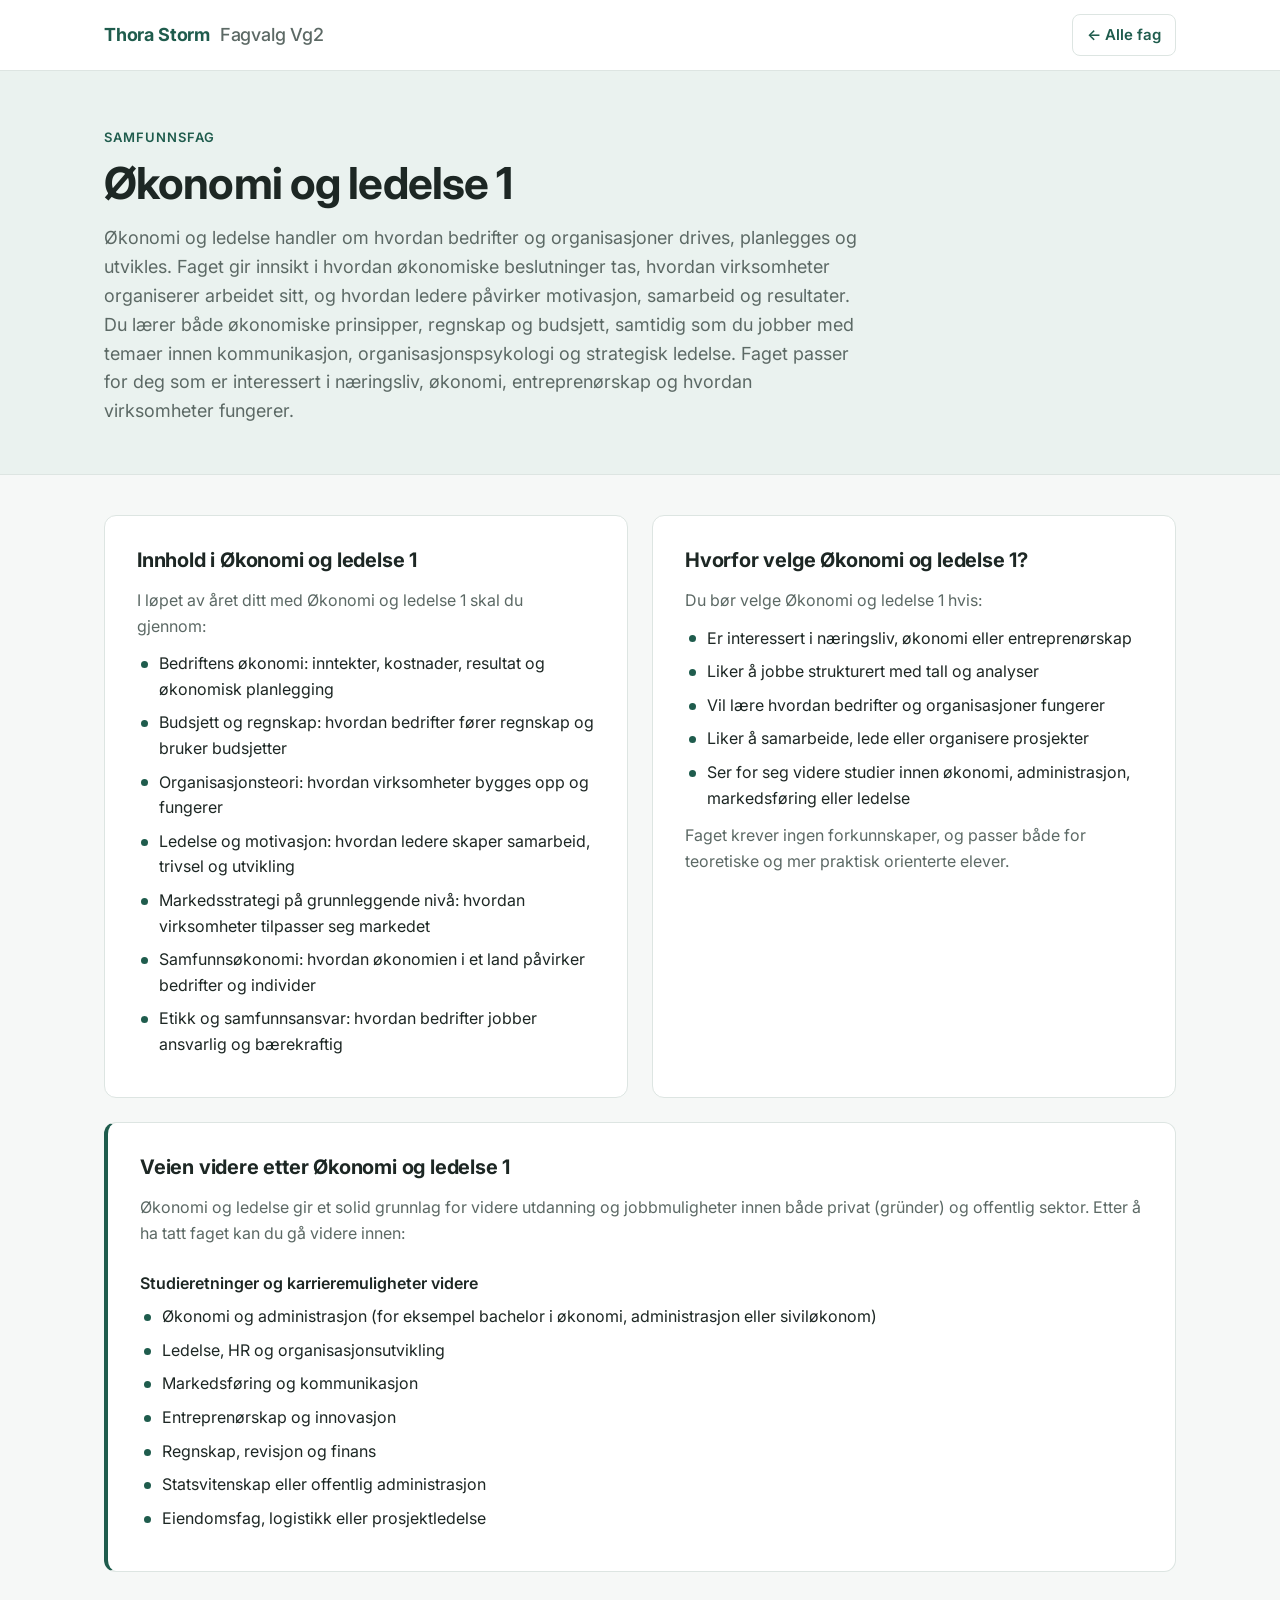
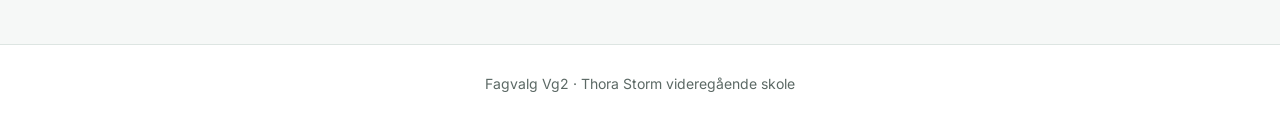
<file: samfunnsfag/oekonomiogledelse.html>
<!DOCTYPE html>
<html lang = "no">
<head>
    <meta charset = "UTF-8">
    <title>Økonomi og ledelse 1</title>
    <meta name = "viewport" content = "width=device-width, initial-scale=1.0">
    <link rel = "preconnect" href = "https://fonts.googleapis.com">
    <link rel = "preconnect" href = "https://fonts.gstatic.com" crossorigin>
    <link rel = "stylesheet" href = "https://fonts.googleapis.com/css2?family=Inter:wght@400;500;600;700&display=swap">
    <link rel = "stylesheet" href = "../media/hoved-stylesheet.css">
    <link rel = "stylesheet" href = "../media/under-stylesheet.css">
</head>
<body>
    <header class = "topplinje">
        <div class = "topplinje-innhold">
            <a href = "../index.html" class = "logo">Thora Storm <span>Fagvalg Vg2</span></a>
            <a href = "../index.html" class = "hjem-knapp">← Alle fag</a>
        </div>
    </header>

    <main class = "navigator">
        <header class = "overskrift">
            <p class = "kategori">Samfunnsfag</p>
            <h1>Økonomi og ledelse 1</h1>
        </header>

        <article id = "startinfo">
            <p>Økonomi og ledelse handler om hvordan bedrifter og organisasjoner drives, planlegges og utvikles. Faget gir innsikt i hvordan økonomiske beslutninger tas, hvordan virksomheter organiserer arbeidet sitt, og hvordan ledere påvirker motivasjon, samarbeid og resultater. Du lærer både økonomiske prinsipper, regnskap og budsjett, samtidig som du jobber med temaer innen kommunikasjon, organisasjonspsykologi og strategisk ledelse. Faget passer for deg som er interessert i næringsliv, økonomi, entreprenørskap og hvordan virksomheter fungerer.</p>
        </article>

        <div class = "to-rader">
            <article id = "innhold">
                <h2>Innhold i Økonomi og ledelse 1</h2>
                <p>I løpet av året ditt med Økonomi og ledelse 1 skal du gjennom:</p>
                <ul>
                    <li>Bedriftens økonomi: inntekter, kostnader, resultat og økonomisk planlegging</li>
                    <li>Budsjett og regnskap: hvordan bedrifter fører regnskap og bruker budsjetter</li>
                    <li>Organisasjonsteori: hvordan virksomheter bygges opp og fungerer</li>
                    <li>Ledelse og motivasjon: hvordan ledere skaper samarbeid, trivsel og utvikling</li>
                    <li>Markedsstrategi på grunnleggende nivå: hvordan virksomheter tilpasser seg markedet</li>
                    <li>Samfunnsøkonomi: hvordan økonomien i et land påvirker bedrifter og individer</li>
                    <li>Etikk og samfunnsansvar: hvordan bedrifter jobber ansvarlig og bærekraftig</li>
                </ul>
            </article>

            <article id = "argumentasjon">
                <h2>Hvorfor velge Økonomi og ledelse 1?</h2>
                <p>Du bør velge Økonomi og ledelse 1 hvis:</p>
                <ul>
                    <li>Er interessert i næringsliv, økonomi eller entreprenørskap</li>
                    <li>Liker å jobbe strukturert med tall og analyser</li>
                    <li>Vil lære hvordan bedrifter og organisasjoner fungerer</li>
                    <li>Liker å samarbeide, lede eller organisere prosjekter</li>
                    <li>Ser for seg videre studier innen økonomi, administrasjon, markedsføring eller ledelse</li>
                </ul>
                <p>Faget krever ingen forkunnskaper, og passer både for teoretiske og mer praktisk orienterte elever.</p>
            </article>
        </div>

        <article id = "veienvidere">
            <h2>Veien videre etter Økonomi og ledelse 1</h2>
            <p>Økonomi og ledelse gir et solid grunnlag for videre utdanning og jobbmuligheter innen både privat (gründer) og offentlig sektor. Etter å ha tatt faget kan du gå videre innen:</p>
            <h3>Studieretninger og karrieremuligheter videre</h3>
            <ul>
                <li>Økonomi og administrasjon (for eksempel bachelor i økonomi, administrasjon eller siviløkonom)</li>
                <li>Ledelse, HR og organisasjonsutvikling</li>
                <li>Markedsføring og kommunikasjon</li>
                <li>Entreprenørskap og innovasjon</li>
                <li>Regnskap, revisjon og finans</li>
                <li>Statsvitenskap eller offentlig administrasjon</li>
                <li>Eiendomsfag, logistikk eller prosjektledelse</li>
            </ul>
        </article>
    </main>

    <footer class = "bunntekst">
        <p>Fagvalg Vg2 · Thora Storm videregående skole</p>
    </footer>
</body>
</html>
</file>
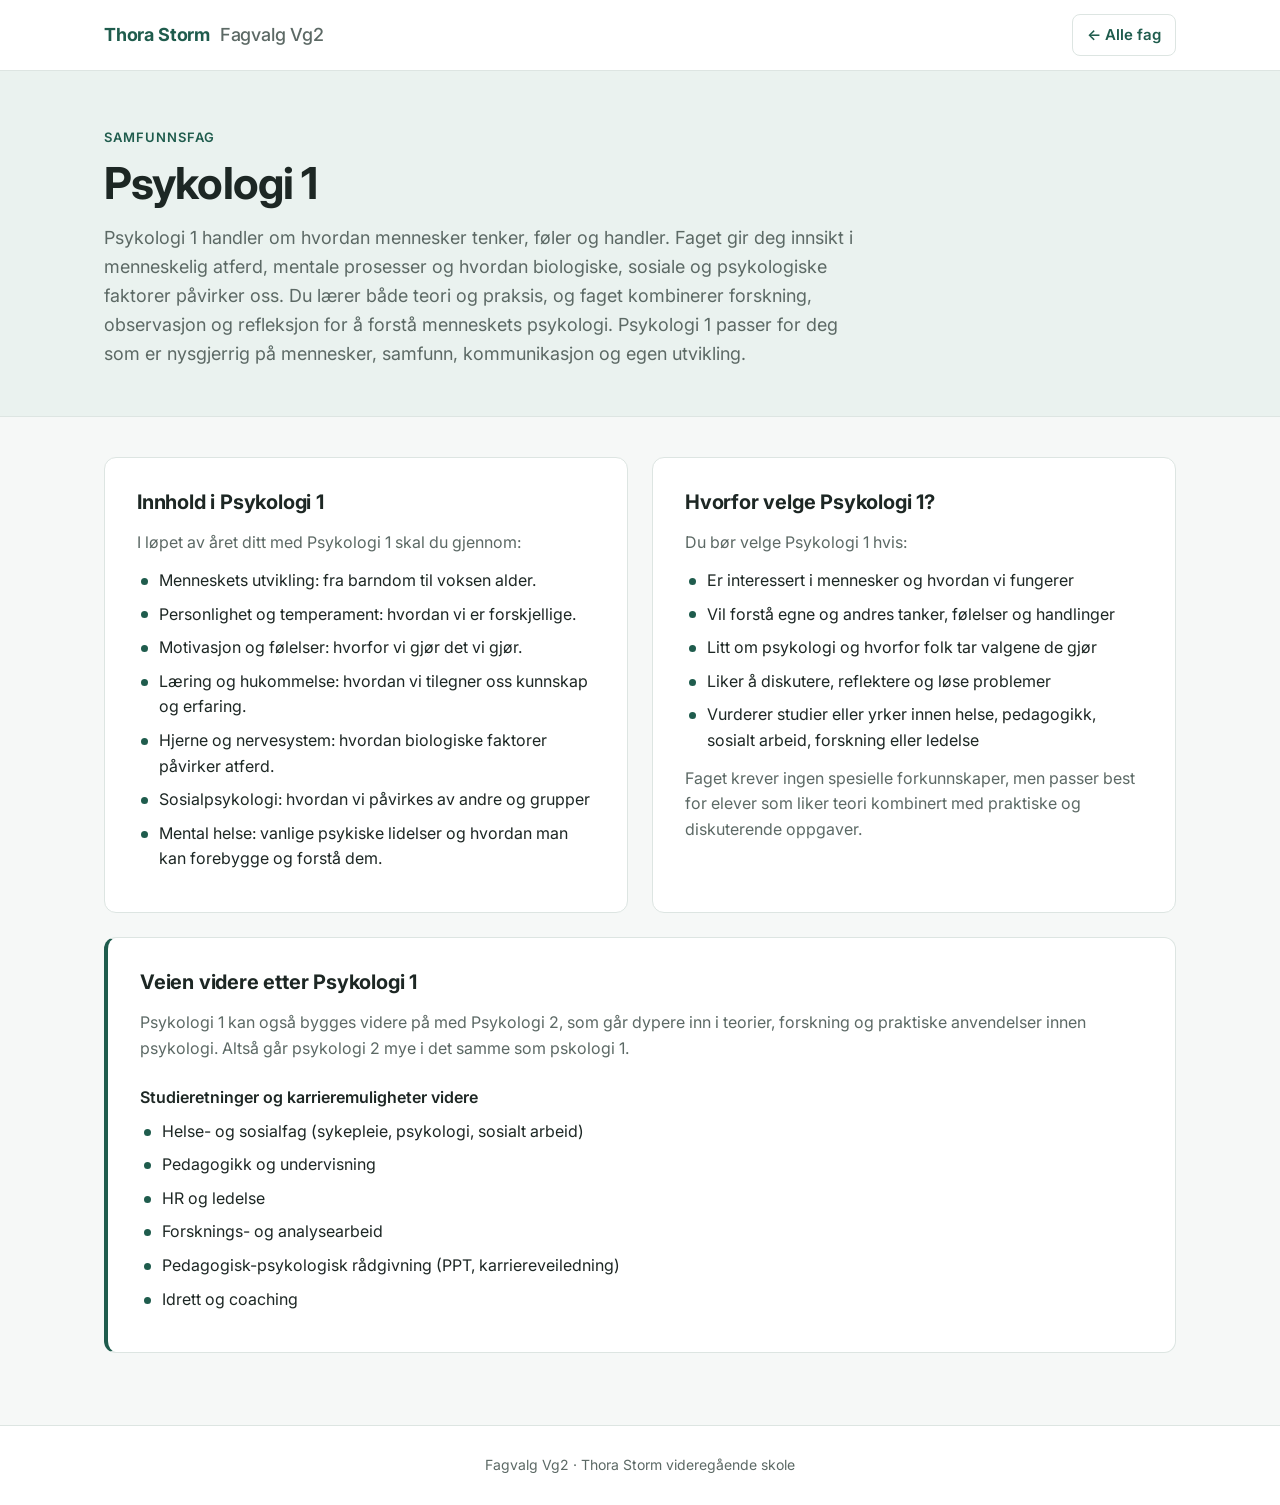
<file: samfunnsfag/psykologi.html>
<!DOCTYPE html>
<html lang = "no">
<head>
    <meta charset = "UTF-8">
    <title>Psykologi 1</title>
    <meta name = "viewport" content = "width=device-width, initial-scale=1.0">
    <link rel = "preconnect" href = "https://fonts.googleapis.com">
    <link rel = "preconnect" href = "https://fonts.gstatic.com" crossorigin>
    <link rel = "stylesheet" href = "https://fonts.googleapis.com/css2?family=Inter:wght@400;500;600;700&display=swap">
    <link rel = "stylesheet" href = "../media/hoved-stylesheet.css">
    <link rel = "stylesheet" href = "../media/under-stylesheet.css">
</head>
<body>
    <header class = "topplinje">
        <div class = "topplinje-innhold">
            <a href = "../index.html" class = "logo">Thora Storm <span>Fagvalg Vg2</span></a>
            <a href = "../index.html" class = "hjem-knapp">← Alle fag</a>
        </div>
    </header>

    <main class = "navigator">
        <header class = "overskrift">
            <p class = "kategori">Samfunnsfag</p>
            <h1>Psykologi 1</h1>
        </header>

        <article id = "startinfo">
            <p>Psykologi 1 handler om hvordan mennesker tenker, føler og handler. Faget gir deg innsikt i menneskelig atferd, mentale prosesser og hvordan biologiske, sosiale og psykologiske faktorer påvirker oss. Du lærer både teori og praksis, og faget kombinerer forskning, observasjon og refleksjon for å forstå menneskets psykologi. Psykologi 1 passer for deg som er nysgjerrig på mennesker, samfunn, kommunikasjon og egen utvikling.</p>
        </article>

        <div class = "to-rader">
            <article id = "innhold">
                <h2>Innhold i Psykologi 1</h2>
                <p>I løpet av året ditt med Psykologi 1 skal du gjennom:</p>
                <ul>
                    <li>Menneskets utvikling: fra barndom til voksen alder.</li>
                    <li>Personlighet og temperament: hvordan vi er forskjellige.</li>
                    <li>Motivasjon og følelser: hvorfor vi gjør det vi gjør.</li>
                    <li>Læring og hukommelse: hvordan vi tilegner oss kunnskap og erfaring.</li>
                    <li>Hjerne og nervesystem: hvordan biologiske faktorer påvirker atferd.</li>
                    <li>Sosialpsykologi: hvordan vi påvirkes av andre og grupper</li>
                    <li>Mental helse: vanlige psykiske lidelser og hvordan man kan forebygge og forstå dem.</li>
                </ul>
            </article>

            <article id = "argumentasjon">
                <h2>Hvorfor velge Psykologi 1?</h2>
                <p>Du bør velge Psykologi 1 hvis:</p>
                <ul>
                    <li>Er interessert i mennesker og hvordan vi fungerer</li>
                    <li>Vil forstå egne og andres tanker, følelser og handlinger</li>
                    <li>Litt om psykologi og hvorfor folk tar valgene de gjør</li>
                    <li>Liker å diskutere, reflektere og løse problemer</li>
                    <li>Vurderer studier eller yrker innen helse, pedagogikk, sosialt arbeid, forskning eller ledelse</li>
                </ul>
                <p>Faget krever ingen spesielle forkunnskaper, men passer best for elever som liker teori kombinert med praktiske og diskuterende oppgaver.</p>
            </article>
        </div>

        <article id = "veienvidere">
            <h2>Veien videre etter Psykologi 1</h2>
            <p>Psykologi 1 kan også bygges videre på med Psykologi 2, som går dypere inn i teorier, forskning og praktiske anvendelser innen psykologi. Altså går psykologi 2 mye i det samme som pskologi 1.</p>
            <h3>Studieretninger og karrieremuligheter videre</h3>
            <ul>
                <li>Helse- og sosialfag (sykepleie, psykologi, sosialt arbeid)</li>
                <li>Pedagogikk og undervisning</li>
                <li>HR og ledelse</li>
                <li>Forsknings- og analysearbeid</li>
                <li>Pedagogisk-psykologisk rådgivning (PPT, karriereveiledning)</li>
                <li>Idrett og coaching</li>
            </ul>
        </article>
    </main>

    <footer class = "bunntekst">
        <p>Fagvalg Vg2 · Thora Storm videregående skole</p>
    </footer>
</body>
</html>
</file>
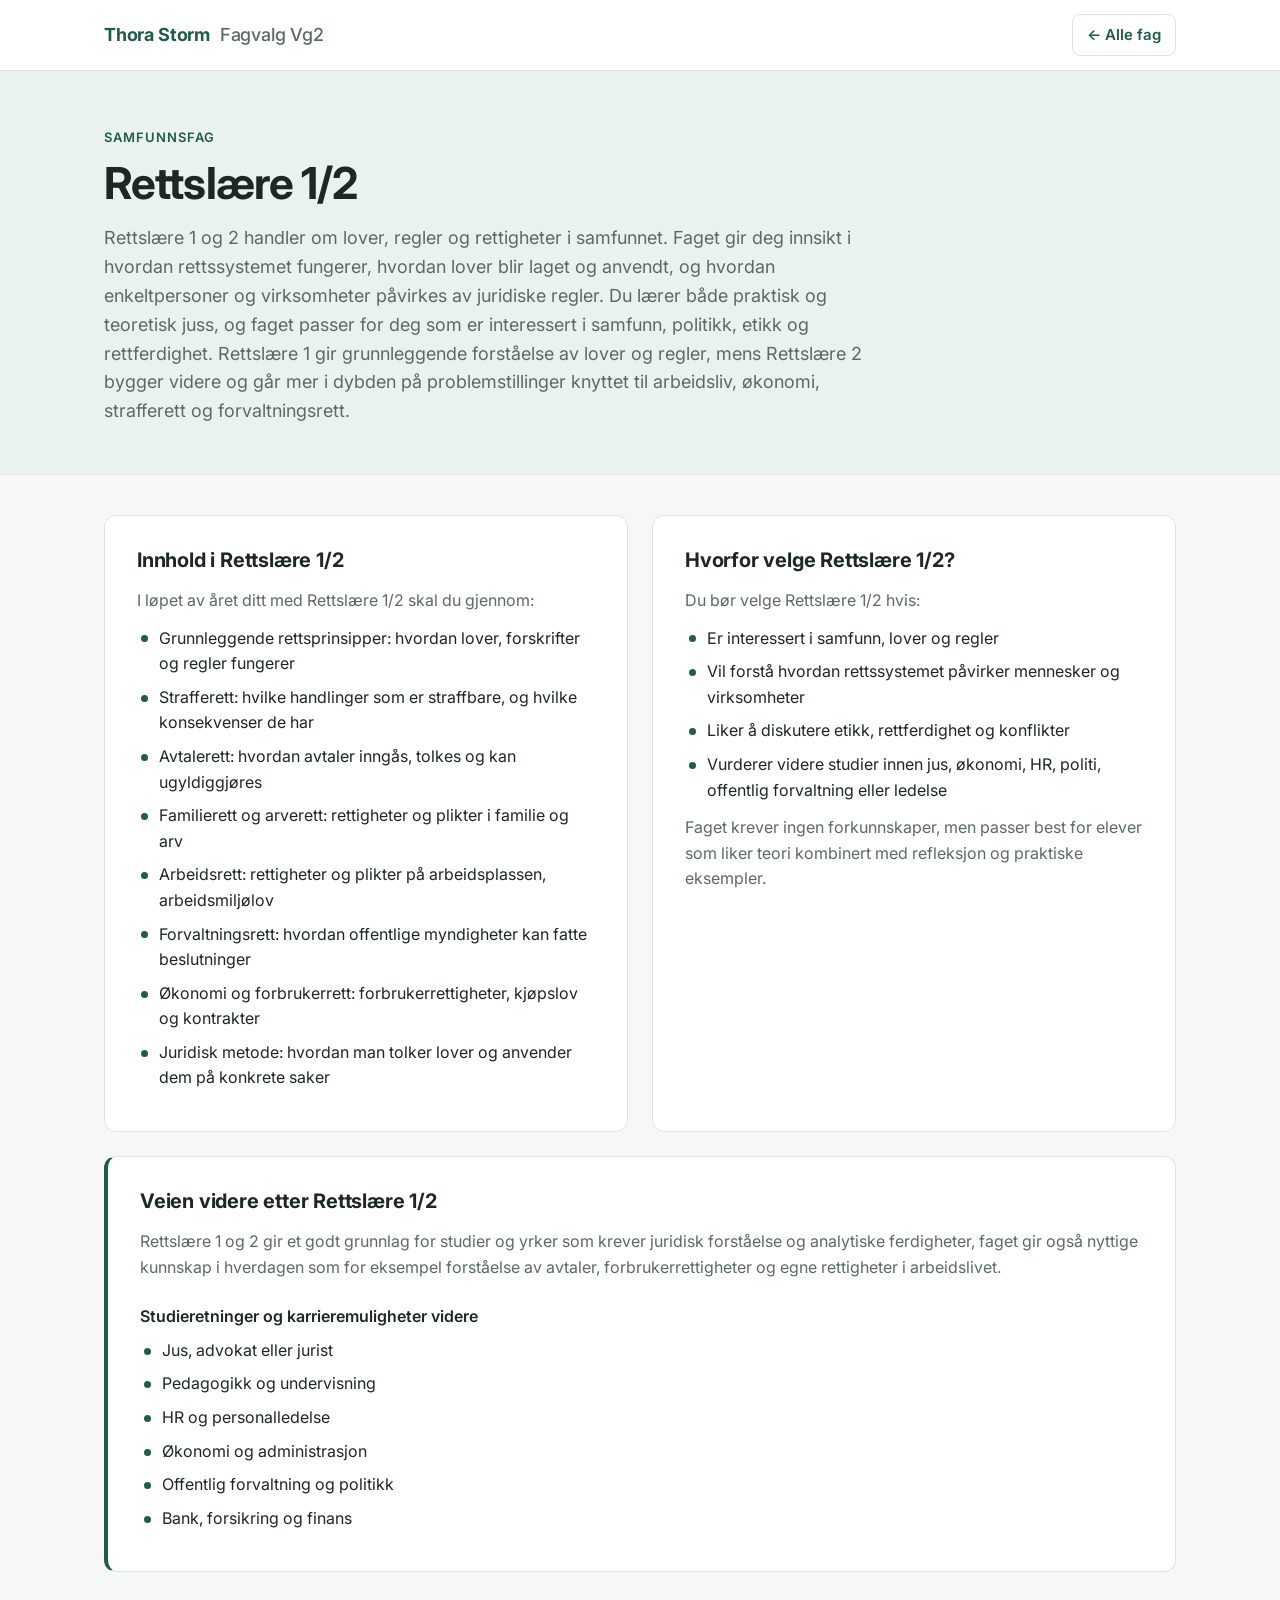
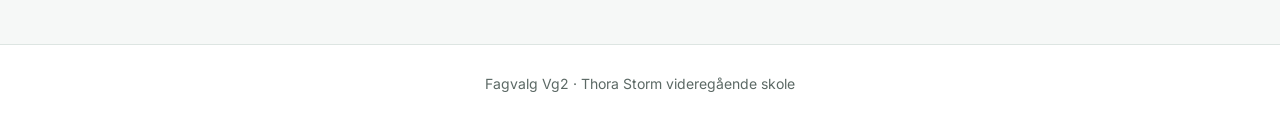
<file: samfunnsfag/rettslaere.html>
<!DOCTYPE html>
<html lang = "no">
<head>
    <meta charset = "UTF-8">
    <title>Rettslære 1</title>
    <meta name = "viewport" content = "width=device-width, initial-scale=1.0">
    <link rel = "preconnect" href = "https://fonts.googleapis.com">
    <link rel = "preconnect" href = "https://fonts.gstatic.com" crossorigin>
    <link rel = "stylesheet" href = "https://fonts.googleapis.com/css2?family=Inter:wght@400;500;600;700&display=swap">
    <link rel = "stylesheet" href = "../media/hoved-stylesheet.css">
    <link rel = "stylesheet" href = "../media/under-stylesheet.css">
</head>
<body>
    <header class = "topplinje">
        <div class = "topplinje-innhold">
            <a href = "../index.html" class = "logo">Thora Storm <span>Fagvalg Vg2</span></a>
            <a href = "../index.html" class = "hjem-knapp">← Alle fag</a>
        </div>
    </header>

    <main class = "navigator">
        <header class = "overskrift">
            <p class = "kategori">Samfunnsfag</p>
            <h1>Rettslære 1/2</h1>
        </header>

        <article id = "startinfo">
            <p>Rettslære 1 og 2 handler om lover, regler og rettigheter i samfunnet. Faget gir deg innsikt i hvordan rettssystemet fungerer, hvordan lover blir laget og anvendt, og hvordan enkeltpersoner og virksomheter påvirkes av juridiske regler. Du lærer både praktisk og teoretisk juss, og faget passer for deg som er interessert i samfunn, politikk, etikk og rettferdighet. Rettslære 1 gir grunnleggende forståelse av lover og regler, mens Rettslære 2 bygger videre og går mer i dybden på problemstillinger knyttet til arbeidsliv, økonomi, strafferett og forvaltningsrett.</p>
        </article>

        <div class = "to-rader">
            <article id = "innhold">
                <h2>Innhold i Rettslære 1/2</h2>
                <p>I løpet av året ditt med Rettslære 1/2 skal du gjennom:</p>
                <ul>
                    <li>Grunnleggende rettsprinsipper: hvordan lover, forskrifter og regler fungerer</li>
                    <li>Strafferett: hvilke handlinger som er straffbare, og hvilke konsekvenser de har</li>
                    <li>Avtalerett: hvordan avtaler inngås, tolkes og kan ugyldiggjøres</li>
                    <li>Familierett og arverett: rettigheter og plikter i familie og arv</li>
                    <li>Arbeidsrett: rettigheter og plikter på arbeidsplassen, arbeidsmiljølov</li>
                    <li>Forvaltningsrett: hvordan offentlige myndigheter kan fatte beslutninger</li>
                    <li>Økonomi og forbrukerrett: forbrukerrettigheter, kjøpslov og kontrakter</li>
                    <li>Juridisk metode: hvordan man tolker lover og anvender dem på konkrete saker</li>
                </ul>
            </article>

            <article id = "argumentasjon">
                <h2>Hvorfor velge Rettslære 1/2?</h2>
                <p>Du bør velge Rettslære 1/2 hvis:</p>
                <ul>
                    <li>Er interessert i samfunn, lover og regler</li>
                    <li>Vil forstå hvordan rettssystemet påvirker mennesker og virksomheter</li>
                    <li>Liker å diskutere etikk, rettferdighet og konflikter</li>
                    <li>Vurderer videre studier innen jus, økonomi, HR, politi, offentlig forvaltning eller ledelse</li>
                </ul>
                <p>Faget krever ingen forkunnskaper, men passer best for elever som liker teori kombinert med refleksjon og praktiske eksempler.</p>
            </article>
        </div>

        <article id = "veienvidere">
            <h2>Veien videre etter Rettslære 1/2</h2>
            <p>Rettslære 1 og 2 gir et godt grunnlag for studier og yrker som krever juridisk forståelse og analytiske ferdigheter, faget gir også nyttige kunnskap i hverdagen som for eksempel forståelse av avtaler, forbrukerrettigheter og egne rettigheter i arbeidslivet.</p>
            <h3>Studieretninger og karrieremuligheter videre</h3>
            <ul>
                <li>Jus, advokat eller jurist</li>
                <li>Pedagogikk og undervisning</li>
                <li>HR og personalledelse</li>
                <li>Økonomi og administrasjon</li>
                <li>Offentlig forvaltning og politikk</li>
                <li>Bank, forsikring og finans</li>
            </ul>
        </article>
    </main>

    <footer class = "bunntekst">
        <p>Fagvalg Vg2 · Thora Storm videregående skole</p>
    </footer>
</body>
</html>
</file>
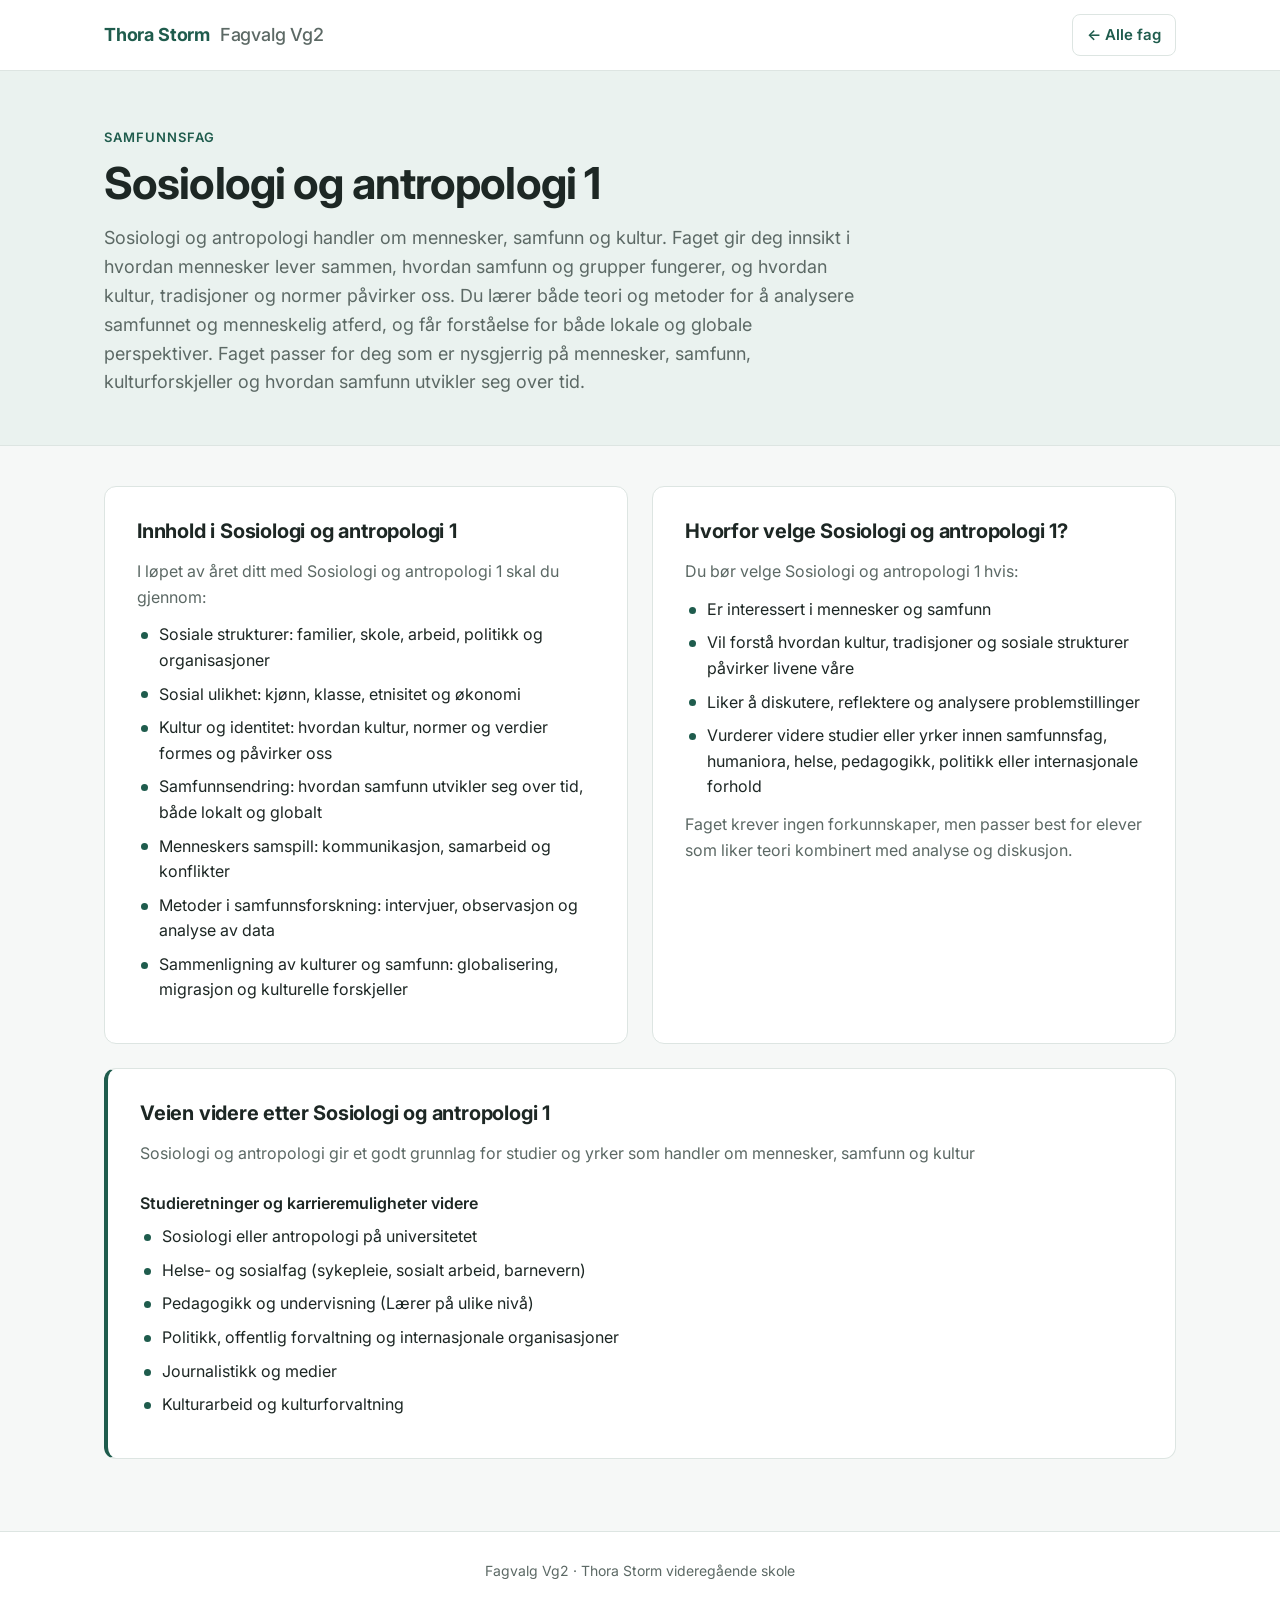
<file: samfunnsfag/sosiologiogantropologi.html>
<!DOCTYPE html>
<html lang = "no">
<head>
    <meta charset = "UTF-8">
    <title>Sosiologi og antropologi 1</title>
    <meta name = "viewport" content = "width=device-width, initial-scale=1.0">
    <link rel = "preconnect" href = "https://fonts.googleapis.com">
    <link rel = "preconnect" href = "https://fonts.gstatic.com" crossorigin>
    <link rel = "stylesheet" href = "https://fonts.googleapis.com/css2?family=Inter:wght@400;500;600;700&display=swap">
    <link rel = "stylesheet" href = "../media/hoved-stylesheet.css">
    <link rel = "stylesheet" href = "../media/under-stylesheet.css">
</head>
<body>
    <header class = "topplinje">
        <div class = "topplinje-innhold">
            <a href = "../index.html" class = "logo">Thora Storm <span>Fagvalg Vg2</span></a>
            <a href = "../index.html" class = "hjem-knapp">← Alle fag</a>
        </div>
    </header>

    <main class = "navigator">
        <header class = "overskrift">
            <p class = "kategori">Samfunnsfag</p>
            <h1>Sosiologi og antropologi 1</h1>
        </header>

        <article id = "startinfo">
            <p>Sosiologi og antropologi handler om mennesker, samfunn og kultur. Faget gir deg innsikt i hvordan mennesker lever sammen, hvordan samfunn og grupper fungerer, og hvordan kultur, tradisjoner og normer påvirker oss. Du lærer både teori og metoder for å analysere samfunnet og menneskelig atferd, og får forståelse for både lokale og globale perspektiver. Faget passer for deg som er nysgjerrig på mennesker, samfunn, kulturforskjeller og hvordan samfunn utvikler seg over tid.</p>
        </article>

        <div class = "to-rader">
            <article id = "innhold">
                <h2>Innhold i Sosiologi og antropologi 1</h2>
                <p>I løpet av året ditt med Sosiologi og antropologi 1 skal du gjennom:</p>
                <ul>
                    <li>Sosiale strukturer: familier, skole, arbeid, politikk og organisasjoner</li>
                    <li>Sosial ulikhet: kjønn, klasse, etnisitet og økonomi</li>
                    <li>Kultur og identitet: hvordan kultur, normer og verdier formes og påvirker oss</li>
                    <li>Samfunnsendring: hvordan samfunn utvikler seg over tid, både lokalt og globalt</li>
                    <li>Menneskers samspill: kommunikasjon, samarbeid og konflikter</li>
                    <li>Metoder i samfunnsforskning: intervjuer, observasjon og analyse av data</li>
                    <li>Sammenligning av kulturer og samfunn: globalisering, migrasjon og kulturelle forskjeller</li>
                </ul>
            </article>

            <article id = "argumentasjon">
                <h2>Hvorfor velge Sosiologi og antropologi 1?</h2>
                <p>Du bør velge Sosiologi og antropologi 1 hvis:</p>
                <ul>
                    <li>Er interessert i mennesker og samfunn</li>
                    <li>Vil forstå hvordan kultur, tradisjoner og sosiale strukturer påvirker livene våre</li>
                    <li>Liker å diskutere, reflektere og analysere problemstillinger</li>
                    <li>Vurderer videre studier eller yrker innen samfunnsfag, humaniora, helse, pedagogikk, politikk eller internasjonale forhold</li>
                </ul>
                <p>Faget krever ingen forkunnskaper, men passer best for elever som liker teori kombinert med analyse og diskusjon.</p>
            </article>
        </div>

        <article id = "veienvidere">
            <h2>Veien videre etter Sosiologi og antropologi 1</h2>
            <p>Sosiologi og antropologi gir et godt grunnlag for studier og yrker som handler om mennesker, samfunn og kultur</p>
            <h3>Studieretninger og karrieremuligheter videre</h3>
            <ul>
                <li>Sosiologi eller antropologi på universitetet</li>
                <li>Helse- og sosialfag (sykepleie, sosialt arbeid, barnevern)</li>
                <li>Pedagogikk og undervisning (Lærer på ulike nivå)</li>
                <li>Politikk, offentlig forvaltning og internasjonale organisasjoner</li>
                <li>Journalistikk og medier</li>
                <li>Kulturarbeid og kulturforvaltning</li>
            </ul>
        </article>
    </main>

    <footer class = "bunntekst">
        <p>Fagvalg Vg2 · Thora Storm videregående skole</p>
    </footer>
</body>
</html>
</file>
<file: media/hoved-stylesheet.css>
/* Felles for hele nettstedet: én farge og én font */
:root
{
    --primar: #1f5c4d;
    --primar-mork: #163f36;
    --primar-lys: #eaf2ef;
    --tekst: #1d2724;
    --tekst-dempet: #5c6965;
    --bakgrunn: #f6f8f7;
    --hvit: #ffffff;
    --kant: #dde5e2;
    --radius: 12px;
    --font: "Inter", system-ui, -apple-system, "Segoe UI", Roboto, Arial, sans-serif;
}

*,
*::before,
*::after
{
    box-sizing: border-box;
}

body
{
    margin: 0;
    font-family: var(--font);
    font-size: 16px;
    line-height: 1.6;
    color: var(--tekst);
    background-color: var(--bakgrunn);
    -webkit-font-smoothing: antialiased;
}

a
{
    color: var(--primar);
}

/* Topplinje */
.topplinje
{
    position: sticky;
    top: 0;
    z-index: 10;
    background-color: var(--hvit);
    border-bottom: 1px solid var(--kant);
}

.topplinje-innhold
{
    display: flex;
    align-items: center;
    justify-content: space-between;
    max-width: 1120px;
    margin: 0 auto;
    padding: 14px 24px;
}

.logo
{
    font-size: 18px;
    font-weight: 700;
    letter-spacing: -0.01em;
    color: var(--primar);
    text-decoration: none;
}

.logo span
{
    margin-left: 6px;
    font-weight: 500;
    color: var(--tekst-dempet);
}

.hjem-knapp
{
    padding: 8px 14px;
    font-size: 15px;
    font-weight: 600;
    color: var(--primar);
    text-decoration: none;
    border: 1px solid var(--kant);
    border-radius: 8px;
    transition: background-color 0.2s, border-color 0.2s;
}

.hjem-knapp:hover
{
    background-color: var(--primar-lys);
    border-color: var(--primar);
}

.kategori
{
    margin: 0 0 10px 0;
    font-size: 13px;
    font-weight: 600;
    letter-spacing: 0.08em;
    text-transform: uppercase;
    color: var(--primar);
}

/* Forside: toppbanner med skolebildet */
.hero
{
    padding: 96px 24px 128px 24px;
    color: var(--hvit);
    background-image: linear-gradient(rgba(22, 63, 54, 0.85), rgba(22, 63, 54, 0.85)), url("thora-storm.png");
    background-size: cover;
    background-position: center;
}

.hero-innhold
{
    max-width: 1072px;
    margin: 0 auto;
}

.hero .kategori
{
    color: #b9d6cd;
}

h1
{
    max-width: 720px;
    margin: 0;
    font-size: clamp(34px, 5vw, 52px);
    font-weight: 700;
    line-height: 1.15;
    letter-spacing: -0.02em;
}

.ingress
{
    max-width: 640px;
    margin: 20px 0 0 0;
    font-size: 18px;
    color: #d7e6e1;
}

/* Forside: fagkort */
#main-wrapper
{
    padding: 0 24px 72px 24px;
}

#nav-container
{
    display: grid;
    grid-template-columns: repeat(3, 1fr);
    gap: 24px;
    align-items: stretch;
    max-width: 1072px;
    margin: -72px auto 0 auto;
}

.fag-kort
{
    display: flex;
    flex-direction: column;
    padding: 28px 24px 20px 24px;
    background-color: var(--hvit);
    border: 1px solid var(--kant);
    border-radius: var(--radius);
    box-shadow: 0 8px 24px rgba(22, 63, 54, 0.08);
}

.h2-title
{
    margin: 0;
    font-size: 22px;
    font-weight: 700;
    letter-spacing: -0.01em;
    color: var(--tekst);
}

.fag-kort-tekst
{
    margin: 6px 0 16px 0;
    font-size: 15px;
    color: var(--tekst-dempet);
}

.fag-lenke
{
    display: flex;
    justify-content: space-between;
    align-items: center;
    padding: 12px 12px;
    font-weight: 500;
    color: var(--tekst);
    text-decoration: none;
    border-top: 1px solid var(--kant);
    transition: background-color 0.2s, color 0.2s;
}

.fag-lenke::after
{
    content: "→";
    color: var(--primar);
    transition: transform 0.2s;
}

.fag-lenke:hover
{
    background-color: var(--primar-lys);
    color: var(--primar);
}

.fag-lenke:hover::after
{
    transform: translateX(4px);
}

/* Bunntekst */
.bunntekst
{
    padding: 28px 24px;
    font-size: 14px;
    text-align: center;
    color: var(--tekst-dempet);
    border-top: 1px solid var(--kant);
    background-color: var(--hvit);
}

.bunntekst p
{
    margin: 0;
}

@media (max-width: 900px)
{
    #nav-container
    {
        grid-template-columns: 1fr;
    }

    .hero
    {
        padding: 64px 24px 104px 24px;
    }
}
</file>
<file: media/under-stylesheet.css>
/* Fagsidene (bygger på hoved-stylesheet.css) */
.navigator
{
    padding-bottom: 72px;
}

/* Toppfelt med fagnavn og ingress */
.overskrift,
#startinfo
{
    padding-left: max(24px, calc((100% - 1072px) / 2));
    padding-right: max(24px, calc((100% - 1072px) / 2));
    background-color: var(--primar-lys);
}

.overskrift
{
    padding-top: 56px;
}

.overskrift h1
{
    font-size: clamp(32px, 5vw, 44px);
    color: var(--tekst);
}

#startinfo
{
    padding-top: 16px;
    padding-bottom: 48px;
    border-bottom: 1px solid var(--kant);
}

#startinfo p
{
    max-width: 760px;
    margin: 0;
    font-size: 18px;
    color: var(--tekst-dempet);
}

/* Innholdskort */
.to-rader
{
    display: grid;
    grid-template-columns: 1fr 1fr;
    gap: 24px;
    max-width: 1120px;
    margin: 40px auto 0 auto;
    padding: 0 24px;
}

#innhold,
#argumentasjon,
#veienvidere
{
    padding: 28px 32px;
    background-color: var(--hvit);
    border: 1px solid var(--kant);
    border-radius: var(--radius);
}

#veienvidere
{
    width: calc(100% - 48px);
    max-width: 1072px;
    margin: 24px auto 0 auto;
    border-left: 4px solid var(--primar);
}

h2
{
    margin: 0 0 12px 0;
    font-size: 20px;
    font-weight: 700;
    letter-spacing: -0.01em;
    color: var(--tekst);
}

h3
{
    margin: 24px 0 8px 0;
    font-size: 16px;
    font-weight: 600;
    color: var(--tekst);
}

#innhold p,
#argumentasjon p,
#veienvidere p
{
    margin: 0 0 12px 0;
    color: var(--tekst-dempet);
}

ul
{
    margin: 0 0 12px 0;
    padding: 0;
    list-style: none;
}

li
{
    position: relative;
    margin: 8px 0;
    padding-left: 22px;
}

li::before
{
    content: "";
    position: absolute;
    left: 4px;
    top: 0.62em;
    width: 7px;
    height: 7px;
    border-radius: 50%;
    background-color: var(--primar);
}

@media (max-width: 800px)
{
    .to-rader
    {
        grid-template-columns: 1fr;
    }

    #innhold,
    #argumentasjon,
    #veienvidere
    {
        padding: 24px 20px;
    }
}
</file>
